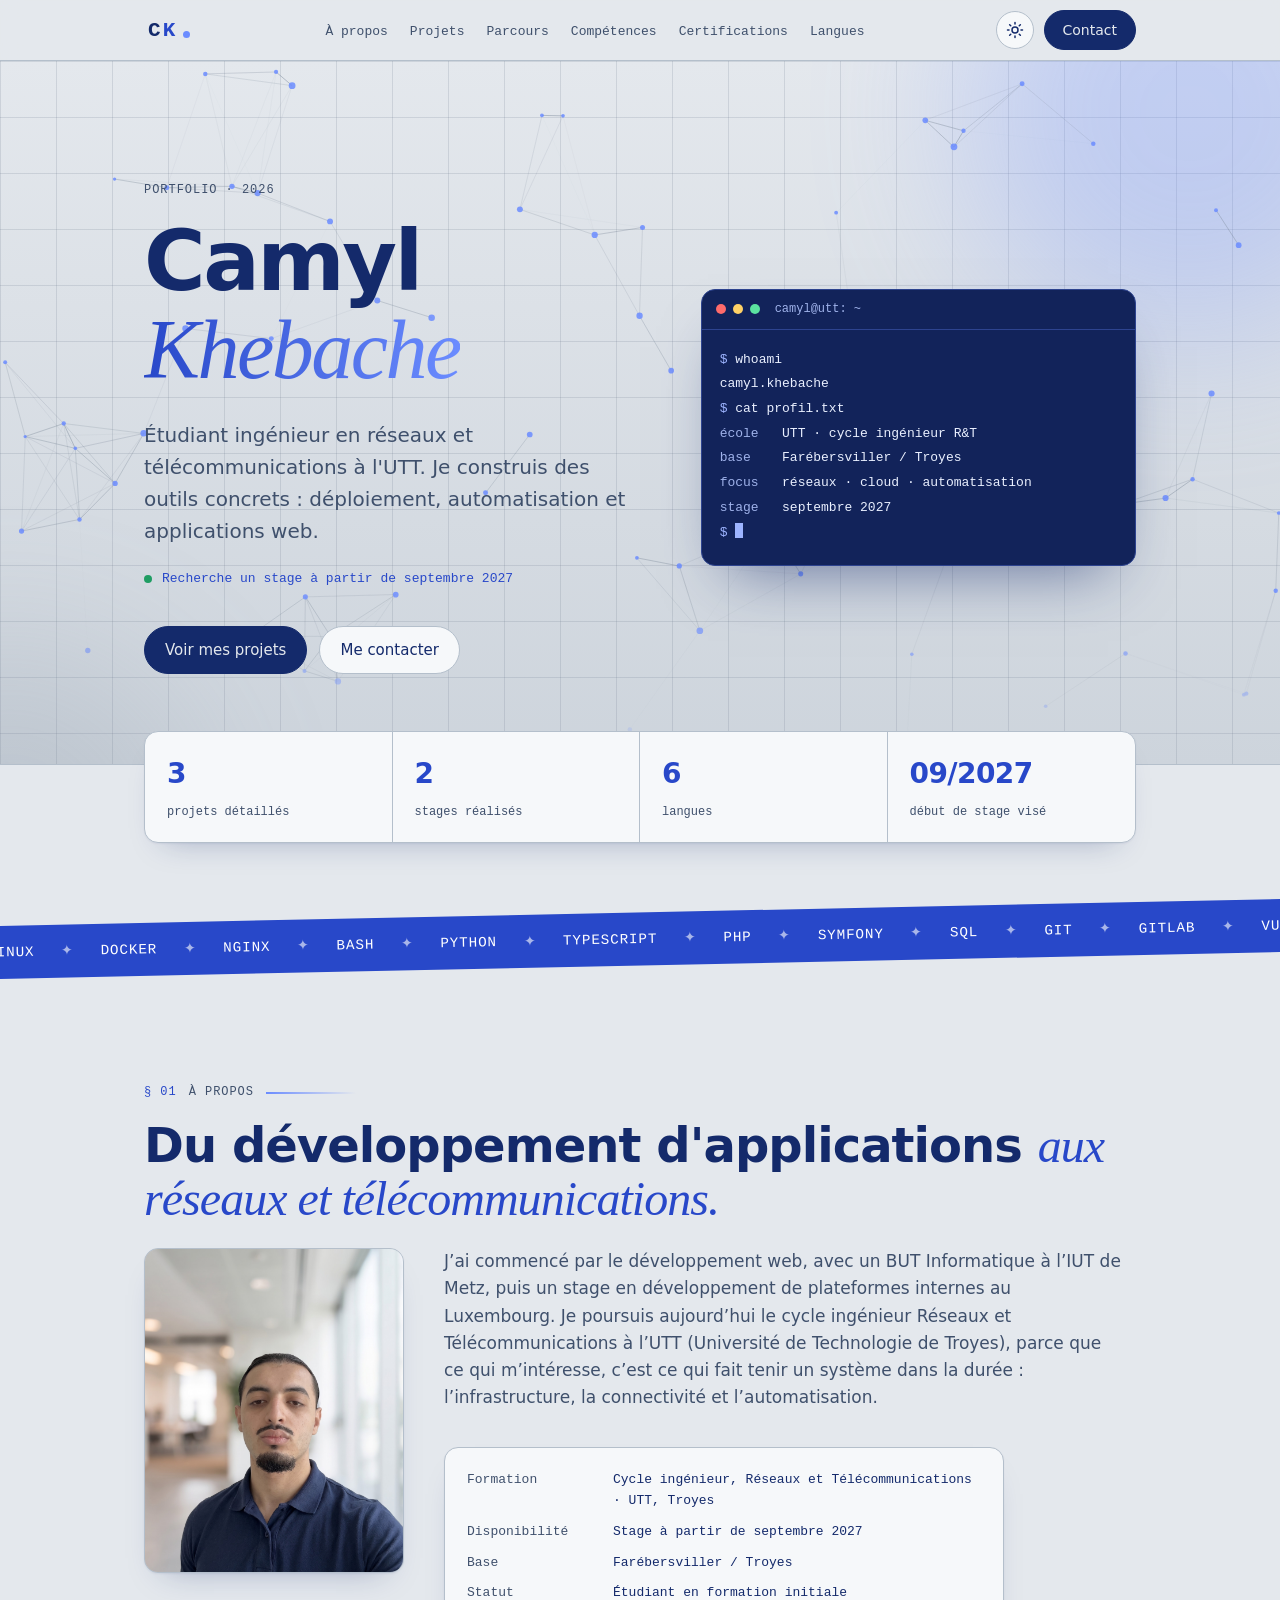
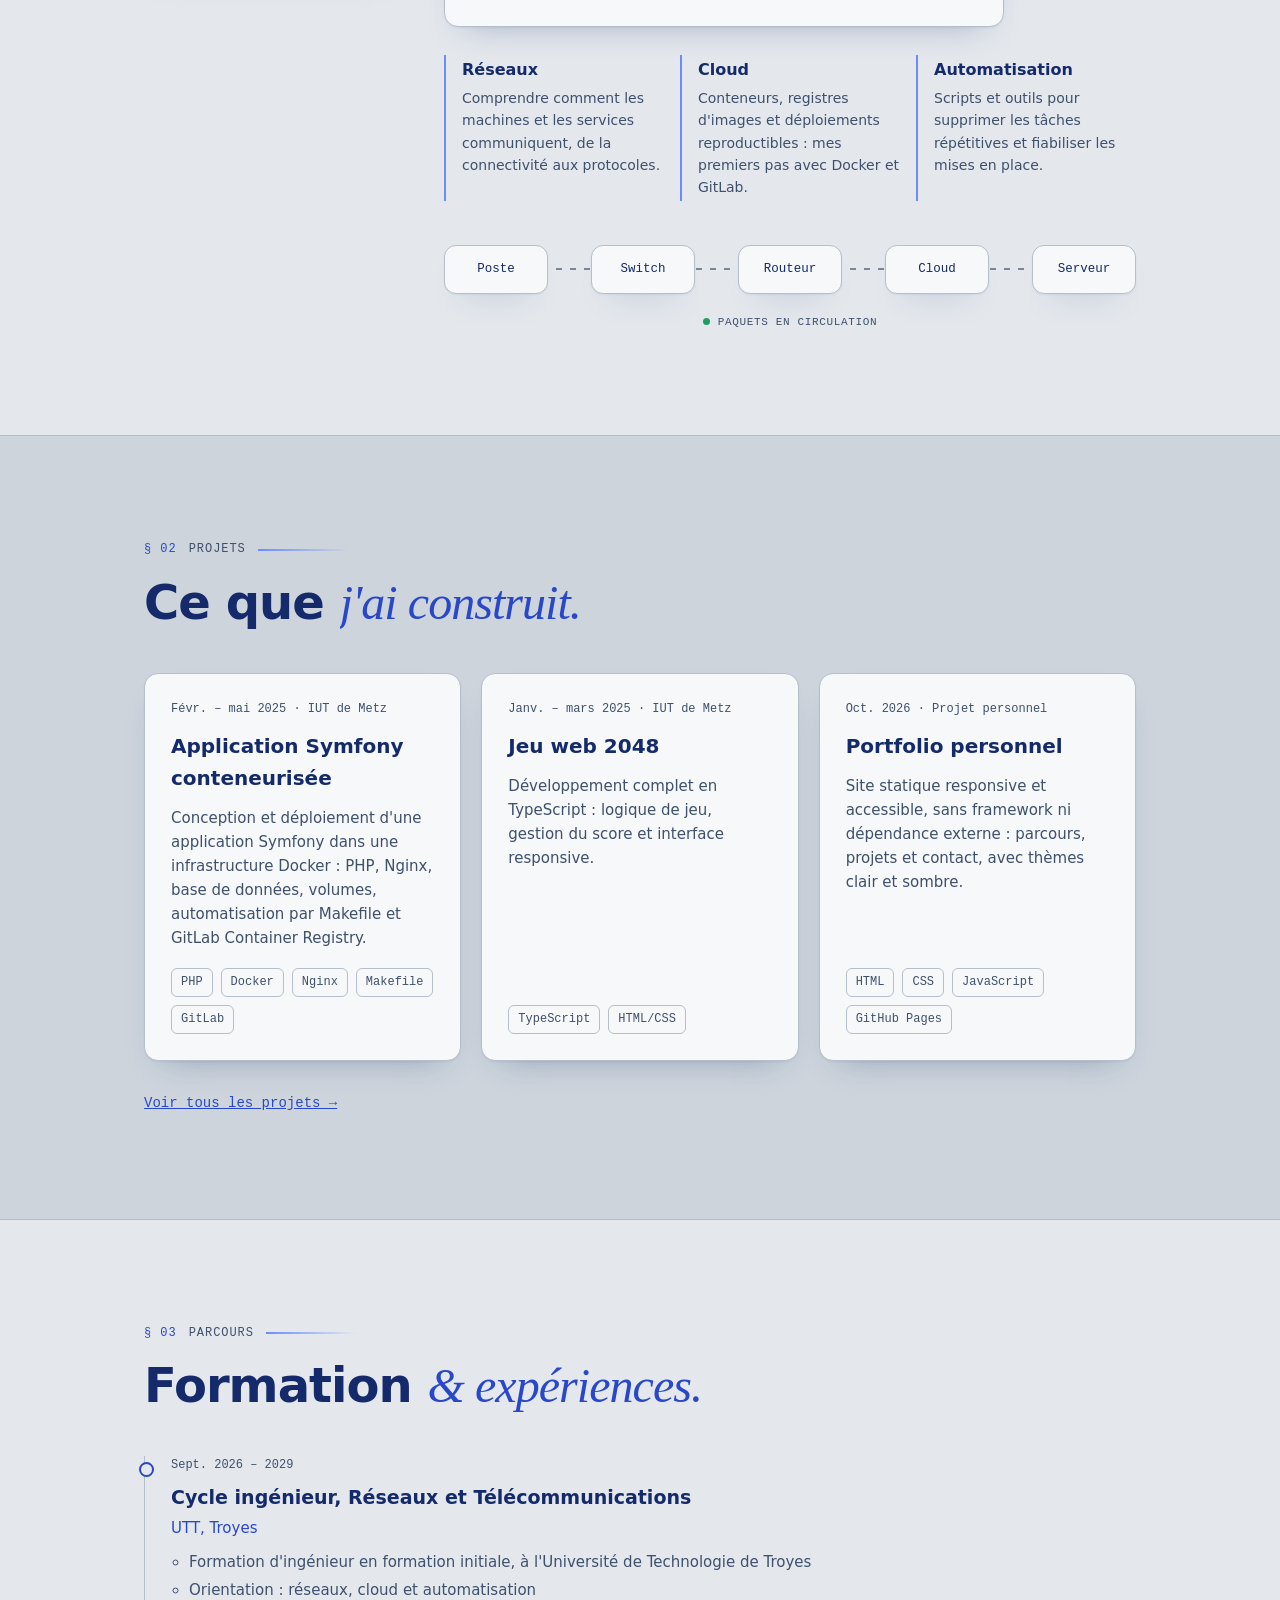
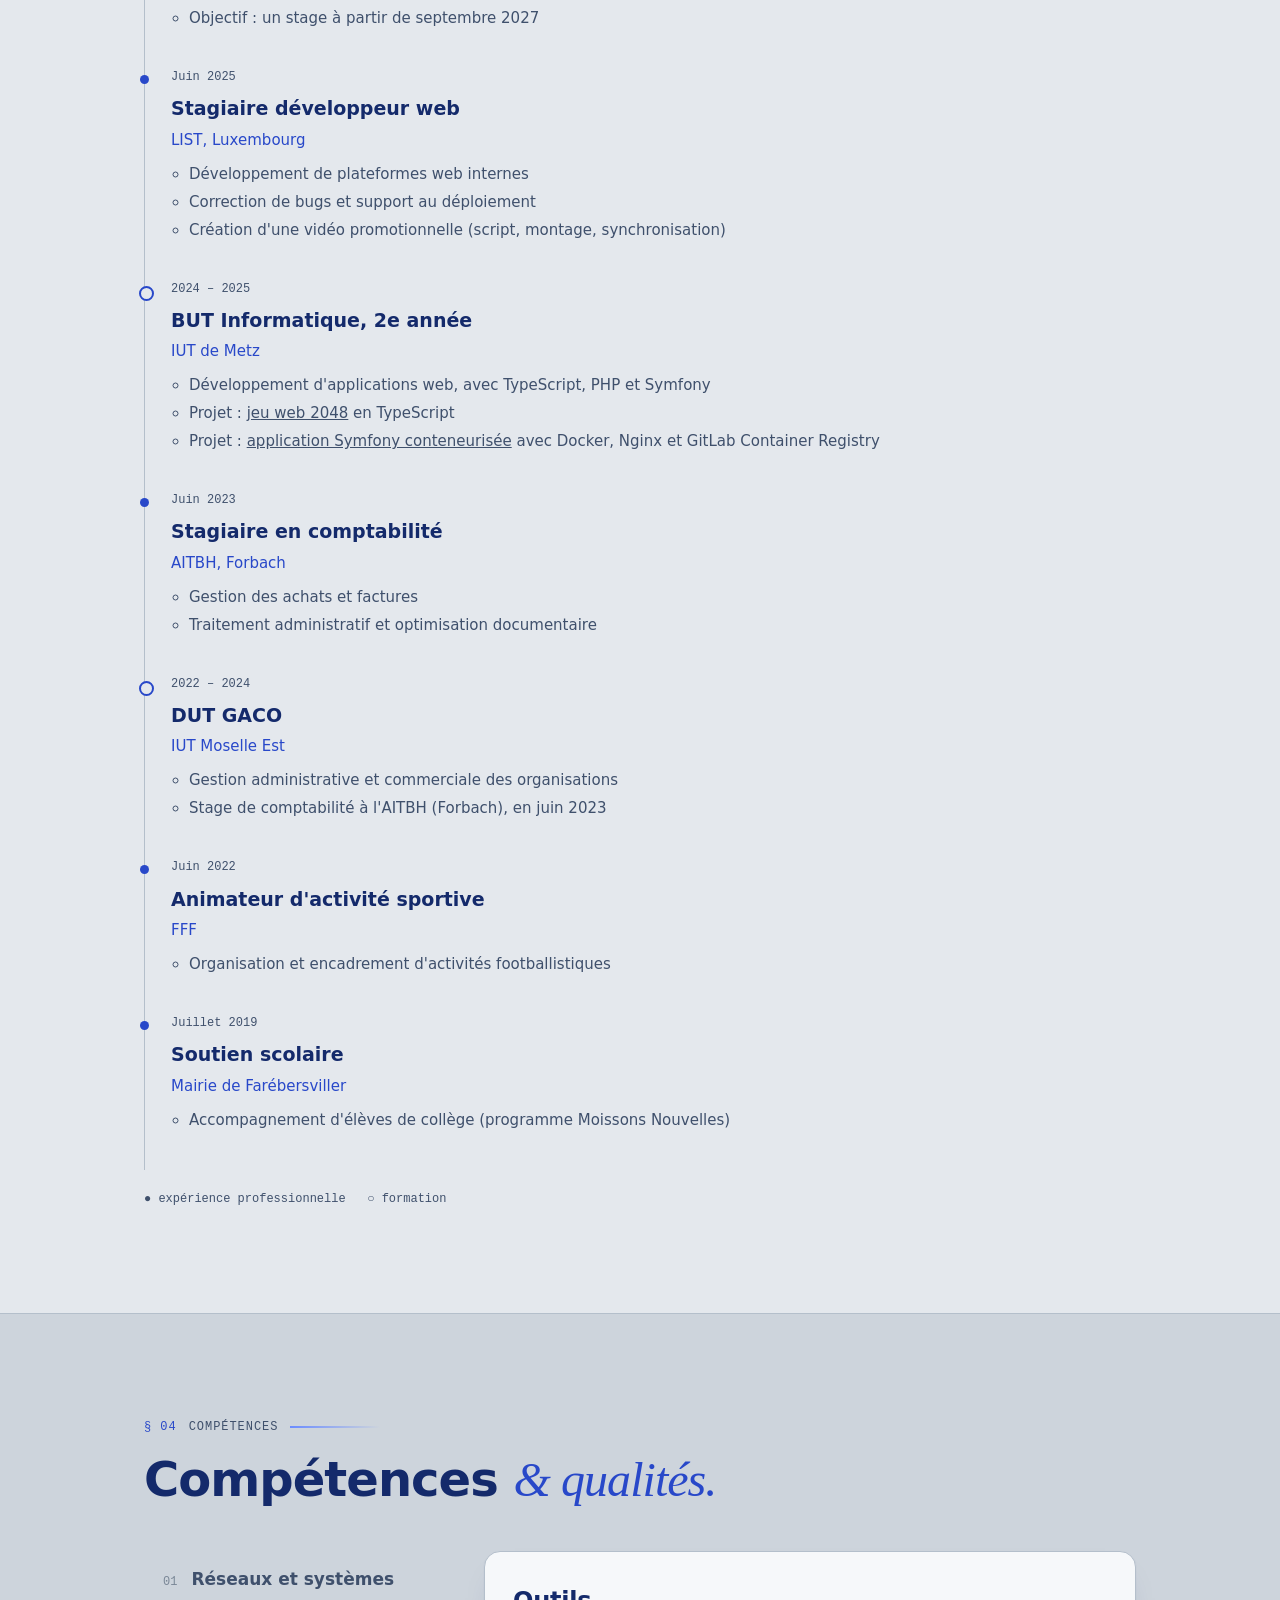
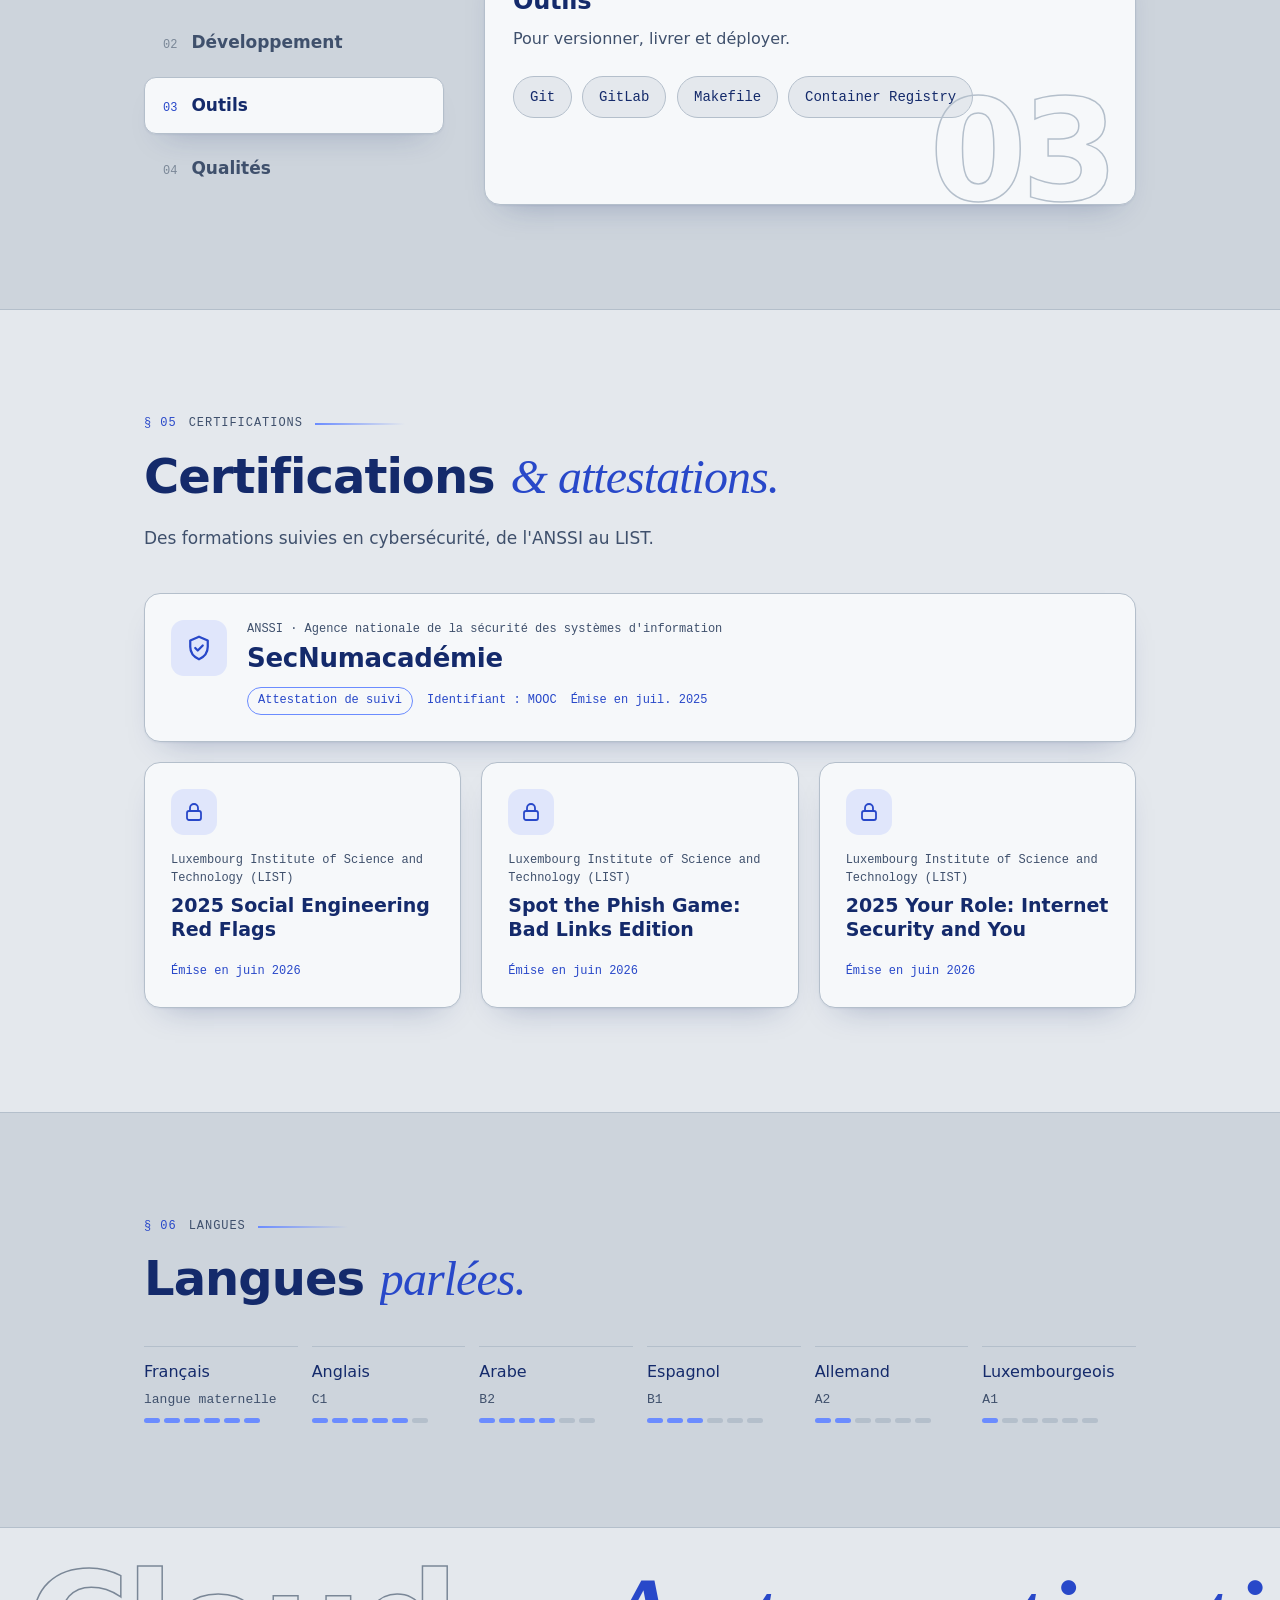
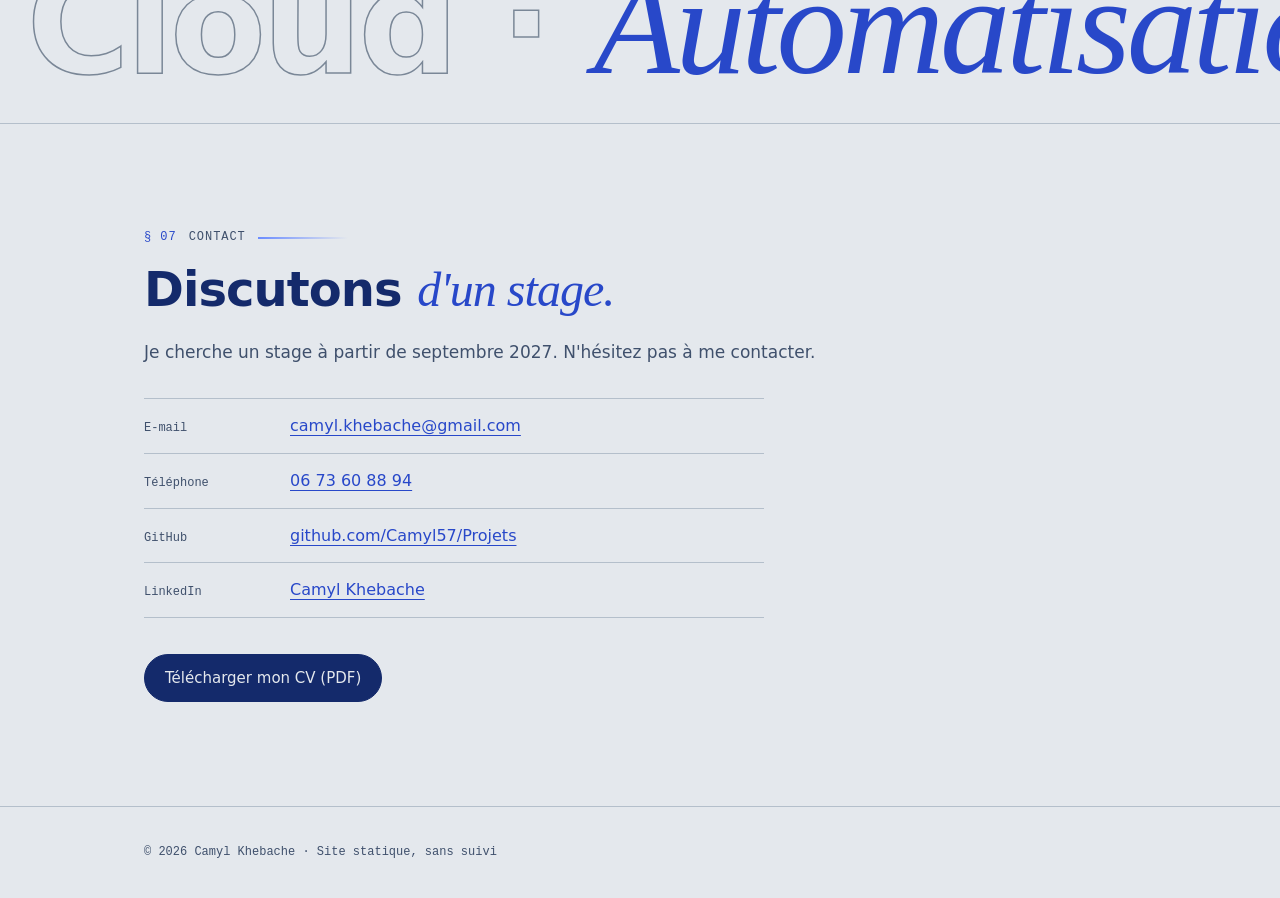
<file: index.html>
<!doctype html>
<html lang="fr">
<head>
<meta charset="utf-8">
<meta name="viewport" content="width=device-width, initial-scale=1">
<title>Camyl Khebache · Étudiant ingénieur Réseaux et Télécoms, stage 2027</title>
<meta name="description" content="Camyl Khebache, étudiant en cycle ingénieur Réseaux et Télécommunications à l'UTT (Troyes), ancien BUT Informatique. Projets, parcours et contact. Recherche un stage à partir de septembre 2027.">
<meta name="theme-color" content="#e4e8ed">
<meta name="color-scheme" content="light dark">
<link rel="icon" href="assets/img/favicon.svg" type="image/svg+xml">
<meta property="og:title" content="Camyl Khebache · Étudiant ingénieur Réseaux et Télécoms">
<meta property="og:description" content="Projets, parcours et contact. Recherche un stage à partir de septembre 2027.">
<meta property="og:type" content="website">
<script>try{var t=localStorage.getItem('theme');if(t)document.documentElement.dataset.theme=t}catch(e){}</script>
<link rel="stylesheet" href="assets/css/style.css">
<link rel="stylesheet" href="assets/css/animations.css">
<script src="assets/js/main.js" defer></script>
</head>
<body id="top">
<a class="skip" href="#contenu">Aller au contenu</a>
<div class="progress" aria-hidden="true"></div>

<header class="site-nav">
  <div class="wrap">
    <a class="brand" href="#top" aria-label="Camyl Khebache, accueil"><span class="logo" aria-hidden="true"><b class="c">C</b><b class="k">K</b><i></i></span></a>
    <nav aria-label="Navigation principale">
      <ul class="menu" id="menu">
        <li><a href="#apropos">À propos</a></li>
        <li><a href="#projets">Projets</a></li>
        <li><a href="#parcours">Parcours</a></li>
        <li><a href="#competences">Compétences</a></li>
        <li><a href="#certifications">Certifications</a></li>
        <li><a href="#langues">Langues</a></li>
      </ul>
    </nav>
    <div class="nav-tools">
      <button class="theme-toggle" type="button" aria-label="Basculer entre thème clair et sombre" aria-pressed="false"><svg class="sun" viewBox="0 0 24 24" fill="none" stroke="currentColor" stroke-width="2" stroke-linecap="round" aria-hidden="true"><circle cx="12" cy="12" r="4"/><path d="M12 2v2M12 20v2M4.9 4.9l1.4 1.4M17.7 17.7l1.4 1.4M2 12h2M20 12h2M4.9 19.1l1.4-1.4M17.7 6.3l1.4-1.4"/></svg><svg class="moon" viewBox="0 0 24 24" fill="none" stroke="currentColor" stroke-width="2" stroke-linecap="round" stroke-linejoin="round" aria-hidden="true"><path d="M21 12.8A9 9 0 1 1 11.2 3a7 7 0 0 0 9.8 9.8z"/></svg></button>
      <a class="btn primary nav-contact" href="#contact">Contact</a>
      <button class="menu-toggle" type="button" aria-expanded="false" aria-controls="menu">Menu</button>
    </div>
  </div>
</header>

<main id="contenu">
<div class="hero">
  <canvas class="net" aria-hidden="true"></canvas>
  <div class="wrap hero-grid">
    <div class="hero-text">
      <p class="kicker">Portfolio · 2026</p>
      <h1>Camyl <em>Khebache</em></h1>
      <p class="lead">Étudiant ingénieur en réseaux et télécommunications à l'UTT. Je construis des outils concrets : déploiement, automatisation et applications web.</p>
      <p class="status"><span class="dot" aria-hidden="true"></span>Recherche un stage à partir de septembre 2027</p>
      <div class="actions">
        <a class="btn primary" href="#projets">Voir mes projets</a>
        <a class="btn" href="#contact">Me contacter</a>
      </div>
    </div>
    <div class="term" aria-hidden="true">
      <div class="term-bar"><i></i><i></i><i></i><span>camyl@utt: ~</span></div>
      <pre class="term-body"><span class="l" style="--i:0"><b>$</b> whoami</span>
<span class="l" style="--i:1">camyl.khebache</span>
<span class="l" style="--i:2"><b>$</b> cat profil.txt</span>
<span class="l" style="--i:3"><u>école</u>   UTT · cycle ingénieur R&amp;T</span>
<span class="l" style="--i:4"><u>base</u>    Farébersviller / Troyes</span>
<span class="l" style="--i:5"><u>focus</u>   réseaux · cloud · automatisation</span>
<span class="l" style="--i:6"><u>stage</u>   septembre 2027</span>
<span class="l" style="--i:7"><b>$</b> <span class="cursor"></span></span></pre>
    </div>
  </div>
</div>

<div class="wrap">
  <ul class="stats" aria-label="En chiffres">
    <li><strong data-count="3">3</strong><span>projets détaillés</span></li>
    <li><strong data-count="2">2</strong><span>stages réalisés</span></li>
    <li><strong data-count="6">6</strong><span>langues</span></li>
    <li><strong>09/2027</strong><span>début de stage visé</span></li>
  </ul>
</div>

<div class="marquee-wrap"><div class="marquee" aria-hidden="true"><div class="marquee-track"><div class="mq"><span>Linux</span><span>Docker</span><span>Nginx</span><span>Bash</span><span>Python</span><span>TypeScript</span><span>PHP</span><span>Symfony</span><span>SQL</span><span>Git</span><span>GitLab</span><span>Vue.js</span><span>Java</span></div><div class="mq"><span>Linux</span><span>Docker</span><span>Nginx</span><span>Bash</span><span>Python</span><span>TypeScript</span><span>PHP</span><span>Symfony</span><span>SQL</span><span>Git</span><span>GitLab</span><span>Vue.js</span><span>Java</span></div></div></div></div>

<section id="apropos" aria-labelledby="t-apropos">
  <div class="wrap">
    <div class="eyebrow">§ 01 <span>À propos</span></div>
    <h2 id="t-apropos">Du développement d'applications <em>aux réseaux et télécommunications.</em></h2>
    <div class="about-grid">
      <!-- Pour ajouter une photo : déposez assets/img/photo.jpg (format portrait 4:5). Elle apparaît d'elle-même. -->
      <figure class="portrait" hidden>
        <img id="photo" src="assets/img/photo.jpg" width="260" height="325" alt="Portrait de Camyl Khebache, en polo bleu marine">
      </figure>
      <div>
        <p class="body">J’ai commencé par le développement web, avec un BUT Informatique à l’IUT de Metz, puis un stage en développement de plateformes internes au Luxembourg. Je poursuis aujourd’hui le cycle ingénieur Réseaux et Télécommunications à l’UTT (Université de Technologie de Troyes), parce que ce qui m’intéresse, c’est ce qui fait tenir un système dans la durée : l’infrastructure, la connectivité et l’automatisation.</p>
        <div class="card">
          <dl class="kv">
            <dt>Formation</dt><dd>Cycle ingénieur, Réseaux et Télécommunications · UTT, Troyes</dd>
            <dt>Disponibilité</dt><dd>Stage à partir de septembre 2027</dd>
            <dt>Base</dt><dd>Farébersviller / Troyes</dd>
            <dt>Statut</dt><dd>Étudiant en formation initiale</dd>
          </dl>
        </div>
        <div class="focus">
          <div><h3>Réseaux</h3><p>Comprendre comment les machines et les services communiquent, de la connectivité aux protocoles.</p></div>
          <div><h3>Cloud</h3><p>Conteneurs, registres d'images et déploiements reproductibles : mes premiers pas avec Docker et GitLab.</p></div>
          <div><h3>Automatisation</h3><p>Scripts et outils pour supprimer les tâches répétitives et fiabiliser les mises en place.</p></div>
        </div>
        <figure class="topo" aria-hidden="true">
          <div class="net-row">
            <div class="lane"><i class="pk"></i><i class="pk"></i><i class="pk"></i><i class="pk back"></i></div>
            <div class="hop"><span>Poste</span></div>
            <div class="hop"><span>Switch</span></div>
            <div class="hop"><span>Routeur</span></div>
            <div class="hop"><span>Cloud</span></div>
            <div class="hop"><span>Serveur</span></div>
          </div>
          <figcaption><span class="live"></span>Paquets en circulation</figcaption>
        </figure>
      </div>
    </div>
  </div>
</section>

<section id="projets" class="alt" aria-labelledby="t-projets">
  <div class="wrap">
    <div class="eyebrow">§ 02 <span>Projets</span></div>
    <h2 id="t-projets">Ce que <em>j'ai construit.</em></h2>
    <div class="grid">
      <article class="project">
        <div class="period">Févr. – mai 2025 · IUT de Metz</div>
        <h3><a href="projets/symfony-docker.html">Application Symfony conteneurisée</a></h3>
        <p>Conception et déploiement d'une application Symfony dans une infrastructure Docker : PHP, Nginx, base de données, volumes, automatisation par Makefile et GitLab Container Registry.</p>
        <ul class="tags" aria-label="Technologies"><li>PHP</li><li>Docker</li><li>Nginx</li><li>Makefile</li><li>GitLab</li></ul>
      </article>
      <article class="project">
        <div class="period">Janv. – mars 2025 · IUT de Metz</div>
        <h3><a href="projets/jeu-2048.html">Jeu web 2048</a></h3>
        <p>Développement complet en TypeScript : logique de jeu, gestion du score et interface responsive.</p>
        <ul class="tags" aria-label="Technologies"><li>TypeScript</li><li>HTML/CSS</li></ul>
      </article>
      <article class="project">
        <div class="period">Oct. 2026 · Projet personnel</div>
        <h3><a href="projets/portfolio.html">Portfolio personnel</a></h3>
        <p>Site statique responsive et accessible, sans framework ni dépendance externe : parcours, projets et contact, avec thèmes clair et sombre.</p>
        <ul class="tags" aria-label="Technologies"><li>HTML</li><li>CSS</li><li>JavaScript</li><li>GitHub Pages</li></ul>
      </article>
    </div>
    <p class="more"><a href="projets/index.html">Voir tous les projets →</a></p>
  </div>
</section>

<section id="parcours" aria-labelledby="t-parcours">
  <div class="wrap">
    <div class="eyebrow">§ 03 <span>Parcours</span></div>
    <h2 id="t-parcours">Formation <em>&amp; expériences.</em></h2>
    <ol class="timeline">
      <li class="item edu">
        <div class="when">Sept. 2026 – 2029</div>
        <h3>Cycle ingénieur, Réseaux et Télécommunications</h3>
        <div class="where">UTT, Troyes</div>
        <ul>
          <li>Formation d'ingénieur en formation initiale, à l'Université de Technologie de Troyes</li>
          <li>Orientation : réseaux, cloud et automatisation</li>
          <li>Objectif : un stage à partir de septembre 2027</li>
        </ul>
      </li>
      <li class="item">
        <div class="when">Juin 2025</div>
        <h3>Stagiaire développeur web</h3>
        <div class="where">LIST, Luxembourg</div>
        <ul>
          <li>Développement de plateformes web internes</li>
          <li>Correction de bugs et support au déploiement</li>
          <li>Création d'une vidéo promotionnelle (script, montage, synchronisation)</li>
        </ul>
      </li>
      <li class="item edu">
        <div class="when">2024 – 2025</div>
        <h3>BUT Informatique, 2e année</h3>
        <div class="where">IUT de Metz</div>
        <ul>
          <li>Développement d'applications web, avec TypeScript, PHP et Symfony</li>
          <li>Projet : <a href="projets/jeu-2048.html">jeu web 2048</a> en TypeScript</li>
          <li>Projet : <a href="projets/symfony-docker.html">application Symfony conteneurisée</a> avec Docker, Nginx et GitLab Container Registry</li>
        </ul>
      </li>
      <li class="item">
        <div class="when">Juin 2023</div>
        <h3>Stagiaire en comptabilité</h3>
        <div class="where">AITBH, Forbach</div>
        <ul>
          <li>Gestion des achats et factures</li>
          <li>Traitement administratif et optimisation documentaire</li>
        </ul>
      </li>
      <li class="item edu">
        <div class="when">2022 – 2024</div>
        <h3>DUT GACO</h3>
        <div class="where">IUT Moselle Est</div>
        <ul>
          <li>Gestion administrative et commerciale des organisations</li>
          <li>Stage de comptabilité à l'AITBH (Forbach), en juin 2023</li>
        </ul>
      </li>
      <li class="item">
        <div class="when">Juin 2022</div>
        <h3>Animateur d'activité sportive</h3>
        <div class="where">FFF</div>
        <ul>
          <li>Organisation et encadrement d'activités footballistiques</li>
        </ul>
      </li>
      <li class="item">
        <div class="when">Juillet 2019</div>
        <h3>Soutien scolaire</h3>
        <div class="where">Mairie de Farébersviller</div>
        <ul>
          <li>Accompagnement d'élèves de collège (programme Moissons Nouvelles)</li>
        </ul>
      </li>
    </ol>
    <p class="legend">● expérience professionnelle &nbsp; ○ formation</p>
  </div>
</section>

<section id="competences" class="alt" aria-labelledby="t-competences">
  <div class="wrap">
    <div class="eyebrow">§ 04 <span>Compétences</span></div>
    <h2 id="t-competences">Compétences <em>&amp; qualités.</em></h2>
    <div class="skills-ui">
      <div class="skill-tabs" role="tablist" aria-label="Domaines de compétences" aria-orientation="vertical">
        <button class="skill-tab" role="tab" type="button" id="tab-1" aria-controls="panel-1" aria-selected="true" tabindex="0"><span class="n">01</span><span class="t">Réseaux et systèmes</span><i class="bar"></i></button>
        <button class="skill-tab" role="tab" type="button" id="tab-2" aria-controls="panel-2" aria-selected="false" tabindex="-1"><span class="n">02</span><span class="t">Développement</span><i class="bar"></i></button>
        <button class="skill-tab" role="tab" type="button" id="tab-3" aria-controls="panel-3" aria-selected="false" tabindex="-1"><span class="n">03</span><span class="t">Outils</span><i class="bar"></i></button>
        <button class="skill-tab" role="tab" type="button" id="tab-4" aria-controls="panel-4" aria-selected="false" tabindex="-1"><span class="n">04</span><span class="t">Qualités</span><i class="bar"></i></button>
      </div>
      <div class="skill-panels">
        <div class="skill-panel" role="tabpanel" id="panel-1" aria-labelledby="tab-1">
          <h3>Réseaux et systèmes</h3>
          <p>Le domaine vers lequel je m'oriente.</p>
          <ul class="chips"><li>Linux</li><li>WSL</li><li>Bash</li><li>Docker</li><li>Nginx</li></ul>
        </div>
        <div class="skill-panel" role="tabpanel" id="panel-2" aria-labelledby="tab-2">
          <h3>Développement</h3>
          <p>Mon point de départ, utilisé pour automatiser.</p>
          <ul class="chips"><li>Python</li><li>TypeScript</li><li>JavaScript</li><li>Java</li><li>PHP</li><li>SQL</li><li>HTML/CSS</li><li>Symfony</li><li>Vue.js</li></ul>
        </div>
        <div class="skill-panel" role="tabpanel" id="panel-3" aria-labelledby="tab-3">
          <h3>Outils</h3>
          <p>Pour versionner, livrer et déployer.</p>
          <ul class="chips"><li>Git</li><li>GitLab</li><li>Makefile</li><li>Container Registry</li></ul>
        </div>
        <div class="skill-panel" role="tabpanel" id="panel-4" aria-labelledby="tab-4">
          <h3>Qualités</h3>
          <p>Ce que j'apporte au sein d'une équipe.</p>
          <ul class="chips"><li>Adaptabilité</li><li>Communication</li><li>Autonomie</li><li>Esprit d'équipe</li><li>Résolution de problèmes</li></ul>
        </div>
      </div>
    </div>
  </div>
</section>

<section id="certifications" aria-labelledby="t-certifications">
  <div class="wrap">
    <div class="eyebrow">§ 05 <span>Certifications</span></div>
    <h2 id="t-certifications">Certifications <em>&amp; attestations.</em></h2>
    <p class="body">Des formations suivies en cybersécurité, de l'ANSSI au LIST.</p>
    <div class="cert-grid">
      <article class="cert feat">
        <div class="cert-main">
          <span class="cert-ico"><svg viewBox="0 0 24 24" fill="none" stroke="currentColor" stroke-width="1.8" stroke-linecap="round" stroke-linejoin="round" aria-hidden="true"><path d="M12 3l7 3v5c0 4.5-3 8.2-7 10-4-1.8-7-5.5-7-10V6z"/><path d="M9 12l2 2 4-4"/></svg></span>
          <div>
            <p class="cert-org">ANSSI · Agence nationale de la sécurité des systèmes d'information</p>
            <h3>SecNumacadémie</h3>
            <p class="cert-meta"><span class="tag">Attestation de suivi</span> <span>Identifiant : MOOC</span> <time datetime="2025-07">Émise en juil. 2025</time></p>
          </div>
        </div>
      </article>
      <article class="cert">
        <span class="cert-ico"><svg viewBox="0 0 24 24" fill="none" stroke="currentColor" stroke-width="1.8" stroke-linecap="round" stroke-linejoin="round" aria-hidden="true"><rect x="5" y="11" width="14" height="9" rx="2"/><path d="M8 11V8a4 4 0 0 1 8 0v3"/></svg></span>
        <p class="cert-org">Luxembourg Institute of Science and Technology (LIST)</p>
        <h3>2025 Social Engineering Red Flags</h3>
        <p class="cert-meta"><time datetime="2026-06">Émise en juin 2026</time></p>
      </article>
      <article class="cert">
        <span class="cert-ico"><svg viewBox="0 0 24 24" fill="none" stroke="currentColor" stroke-width="1.8" stroke-linecap="round" stroke-linejoin="round" aria-hidden="true"><rect x="5" y="11" width="14" height="9" rx="2"/><path d="M8 11V8a4 4 0 0 1 8 0v3"/></svg></span>
        <p class="cert-org">Luxembourg Institute of Science and Technology (LIST)</p>
        <h3>Spot the Phish Game: Bad Links Edition</h3>
        <p class="cert-meta"><time datetime="2026-06">Émise en juin 2026</time></p>
      </article>
      <article class="cert">
        <span class="cert-ico"><svg viewBox="0 0 24 24" fill="none" stroke="currentColor" stroke-width="1.8" stroke-linecap="round" stroke-linejoin="round" aria-hidden="true"><rect x="5" y="11" width="14" height="9" rx="2"/><path d="M8 11V8a4 4 0 0 1 8 0v3"/></svg></span>
        <p class="cert-org">Luxembourg Institute of Science and Technology (LIST)</p>
        <h3>2025 Your Role: Internet Security and You</h3>
        <p class="cert-meta"><time datetime="2026-06">Émise en juin 2026</time></p>
      </article>
    </div>
  </div>
</section>

<section id="langues" class="alt" aria-labelledby="t-langues">
  <div class="wrap">
    <div class="eyebrow">§ 06 <span>Langues</span></div>
    <h2 id="t-langues">Langues <em>parlées.</em></h2>
    <ul class="langs">
      <li><strong>Français</strong><small>langue maternelle</small><span class="dots" aria-hidden="true"><i class="on"></i><i class="on"></i><i class="on"></i><i class="on"></i><i class="on"></i><i class="on"></i></span></li>
      <li><strong>Anglais</strong><small>C1</small><span class="dots" aria-hidden="true"><i class="on"></i><i class="on"></i><i class="on"></i><i class="on"></i><i class="on"></i><i></i></span></li>
      <li><strong>Arabe</strong><small>B2</small><span class="dots" aria-hidden="true"><i class="on"></i><i class="on"></i><i class="on"></i><i class="on"></i><i></i><i></i></span></li>
      <li><strong>Espagnol</strong><small>B1</small><span class="dots" aria-hidden="true"><i class="on"></i><i class="on"></i><i class="on"></i><i></i><i></i><i></i></span></li>
      <li><strong>Allemand</strong><small>A2</small><span class="dots" aria-hidden="true"><i class="on"></i><i class="on"></i><i></i><i></i><i></i><i></i></span></li>
      <li><strong>Luxembourgeois</strong><small>A1</small><span class="dots" aria-hidden="true"><i class="on"></i><i></i><i></i><i></i><i></i><i></i></span></li>
    </ul>
  </div>
</section>

<div class="bigtext" aria-hidden="true"><p>Réseaux · Cloud · <em>Automatisation</em> · Réseaux · Cloud · <em>Automatisation</em></p></div>

<section id="contact" aria-labelledby="t-contact">
  <div class="wrap">
    <div class="eyebrow">§ 07 <span>Contact</span></div>
    <h2 id="t-contact">Discutons <em>d'un stage.</em></h2>
    <p class="body">Je cherche un stage à partir de septembre 2027. N'hésitez pas à me contacter.</p>
    <ul class="contact-list">
      <li><span class="label">E-mail</span><a href="mailto:camyl.khebache@gmail.com">camyl.khebache@gmail.com</a></li>
      <li><span class="label">Téléphone</span><a href="tel:+33673608894">06 73 60 88 94</a></li>
      <li><span class="label">GitHub</span><a href="https://github.com/Camyl57/Projets" target="_blank" rel="noopener">github.com/Camyl57/Projets</a></li>
      <li><span class="label">LinkedIn</span><a href="https://www.linkedin.com/in/camyl-khebache-8961a1247/" target="_blank" rel="noopener">Camyl Khebache</a></li>
    </ul>
    <div class="actions">
      <a class="btn primary" href="assets/cv/CV-Camyl-Khebache.pdf" download>Télécharger mon CV (PDF)</a>
    </div>
  </div>
</section>
</main>

<footer>
  <div class="wrap">© 2026 Camyl Khebache · Site statique, sans suivi</div>
</footer>
</body>
</html>
</file>
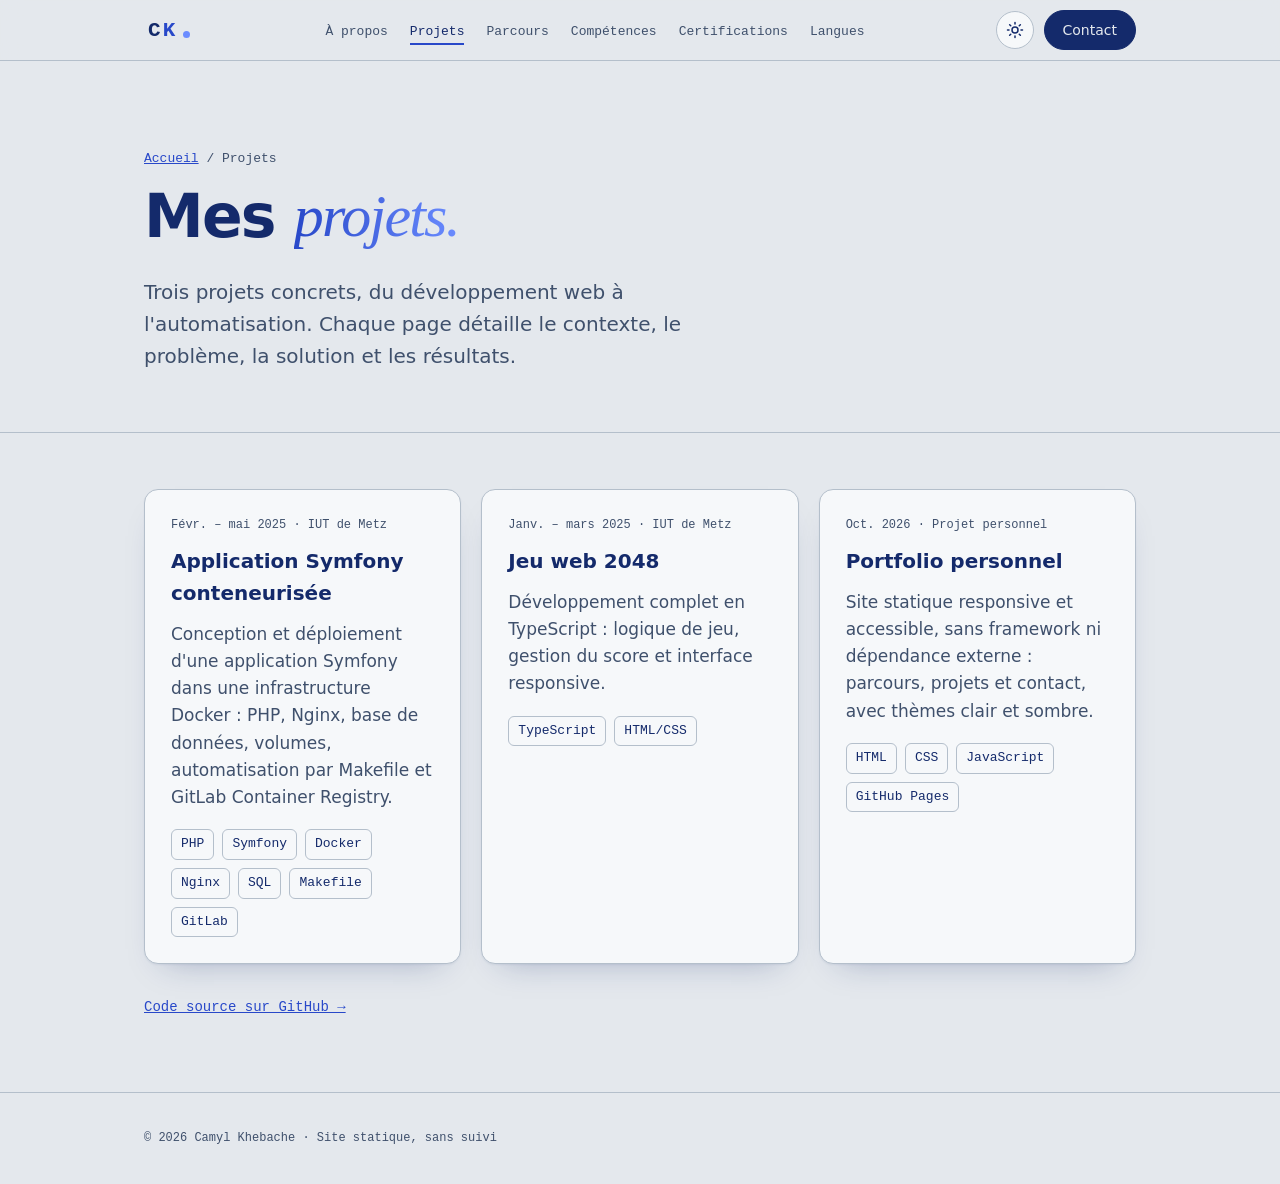
<file: projets/index.html>
<!doctype html>
<html lang="fr">
<head>
<meta charset="utf-8">
<meta name="viewport" content="width=device-width, initial-scale=1">
<title>Projets · Camyl Khebache</title>
<meta name="description" content="Projets de Camyl Khebache : application Symfony conteneurisée avec Docker, jeu web 2048 en TypeScript, portfolio personnel.">
<meta name="theme-color" content="#e4e8ed">
<meta name="color-scheme" content="light dark">
<script>try{var t=localStorage.getItem('theme');if(t)document.documentElement.dataset.theme=t}catch(e){}</script>
<link rel="icon" href="../assets/img/favicon.svg" type="image/svg+xml">
<link rel="stylesheet" href="../assets/css/style.css">
<link rel="stylesheet" href="../assets/css/animations.css">
<script src="../assets/js/main.js" defer></script>
</head>
<body>
<a class="skip" href="#contenu">Aller au contenu</a>
<header class="site-nav">
  <div class="wrap">
    <a class="brand" href="../index.html" aria-label="Camyl Khebache, accueil"><span class="logo" aria-hidden="true"><b class="c">C</b><b class="k">K</b><i></i></span></a>
    <nav aria-label="Navigation principale">
      <ul class="menu" id="menu">
        <li><a href="../index.html#apropos">À propos</a></li>
        <li><a href="index.html" aria-current="page">Projets</a></li>
        <li><a href="../index.html#parcours">Parcours</a></li>
        <li><a href="../index.html#competences">Compétences</a></li>
        <li><a href="../index.html#certifications">Certifications</a></li>
        <li><a href="../index.html#langues">Langues</a></li>
      </ul>
    </nav>
    <div class="nav-tools">
      <button class="theme-toggle" type="button" aria-label="Basculer entre thème clair et sombre" aria-pressed="false"><svg class="sun" viewBox="0 0 24 24" fill="none" stroke="currentColor" stroke-width="2" stroke-linecap="round" aria-hidden="true"><circle cx="12" cy="12" r="4"/><path d="M12 2v2M12 20v2M4.9 4.9l1.4 1.4M17.7 17.7l1.4 1.4M2 12h2M20 12h2M4.9 19.1l1.4-1.4M17.7 6.3l1.4-1.4"/></svg><svg class="moon" viewBox="0 0 24 24" fill="none" stroke="currentColor" stroke-width="2" stroke-linecap="round" stroke-linejoin="round" aria-hidden="true"><path d="M21 12.8A9 9 0 1 1 11.2 3a7 7 0 0 0 9.8 9.8z"/></svg></button>
      <a class="btn primary nav-contact" href="../index.html#contact">Contact</a>
      <button class="menu-toggle" type="button" aria-expanded="false" aria-controls="menu">Menu</button>
    </div>
  </div>
</header>
<main id="contenu">
<div class="page-head">
  <div class="wrap">
    <p class="crumbs"><a href="../index.html">Accueil</a> / Projets</p>
    <h1>Mes <em>projets.</em></h1>
    <p class="lead">Trois projets concrets, du développement web à l'automatisation. Chaque page détaille le contexte, le problème, la solution et les résultats.</p>
  </div>
</div>
<div class="detail">
  <div class="wrap">
    <div class="grid" style="margin-top:0">
      <article class="project">
        <div class="period">Févr. – mai 2025 · IUT de Metz</div>
        <h3><a href="symfony-docker.html">Application Symfony conteneurisée</a></h3>
        <p>Conception et déploiement d&#x27;une application Symfony dans une infrastructure Docker : PHP, Nginx, base de données, volumes, automatisation par Makefile et GitLab Container Registry.</p>
        <ul class="tags" aria-label="Technologies"><li>PHP</li><li>Symfony</li><li>Docker</li><li>Nginx</li><li>SQL</li><li>Makefile</li><li>GitLab</li></ul>
      </article>
      <article class="project">
        <div class="period">Janv. – mars 2025 · IUT de Metz</div>
        <h3><a href="jeu-2048.html">Jeu web 2048</a></h3>
        <p>Développement complet en TypeScript : logique de jeu, gestion du score et interface responsive.</p>
        <ul class="tags" aria-label="Technologies"><li>TypeScript</li><li>HTML/CSS</li></ul>
      </article>
      <article class="project">
        <div class="period">Oct. 2026 · Projet personnel</div>
        <h3><a href="portfolio.html">Portfolio personnel</a></h3>
        <p>Site statique responsive et accessible, sans framework ni dépendance externe : parcours, projets et contact, avec thèmes clair et sombre.</p>
        <ul class="tags" aria-label="Technologies"><li>HTML</li><li>CSS</li><li>JavaScript</li><li>GitHub Pages</li></ul>
      </article>
    </div>
    <p class="more"><a href="https://github.com/Camyl57/Projets" target="_blank" rel="noopener">Code source sur GitHub →</a></p>
  </div>
</div>
</main>
<footer>
  <div class="wrap">© 2026 Camyl Khebache · Site statique, sans suivi</div>
</footer>
</body>
</html>
</file>
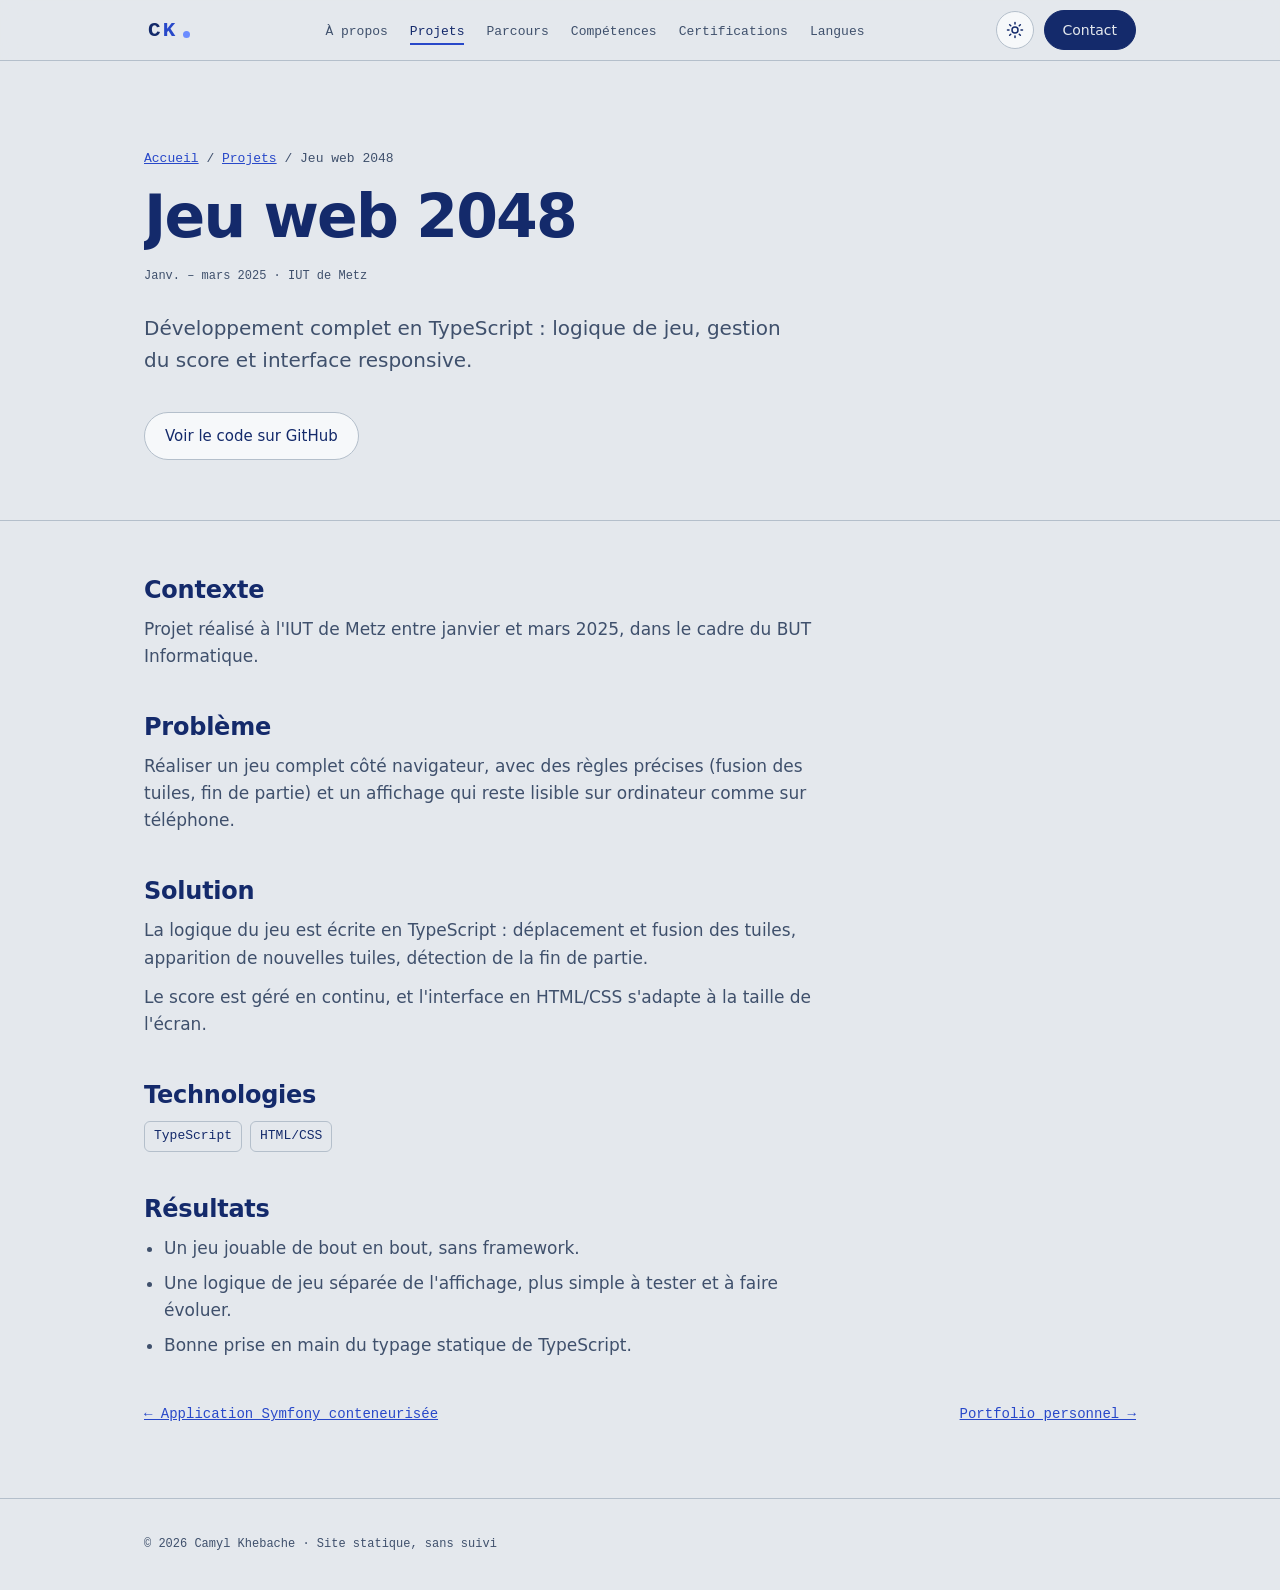
<file: projets/jeu-2048.html>
<!doctype html>
<html lang="fr">
<head>
<meta charset="utf-8">
<meta name="viewport" content="width=device-width, initial-scale=1">
<title>Jeu web 2048 · Camyl Khebache</title>
<meta name="description" content="Développement complet en TypeScript : logique de jeu, gestion du score et interface responsive.">
<meta name="theme-color" content="#e4e8ed">
<meta name="color-scheme" content="light dark">
<script>try{var t=localStorage.getItem('theme');if(t)document.documentElement.dataset.theme=t}catch(e){}</script>
<link rel="icon" href="../assets/img/favicon.svg" type="image/svg+xml">
<link rel="stylesheet" href="../assets/css/style.css">
<link rel="stylesheet" href="../assets/css/animations.css">
<script src="../assets/js/main.js" defer></script>
</head>
<body>
<a class="skip" href="#contenu">Aller au contenu</a>
<header class="site-nav">
  <div class="wrap">
    <a class="brand" href="../index.html" aria-label="Camyl Khebache, accueil"><span class="logo" aria-hidden="true"><b class="c">C</b><b class="k">K</b><i></i></span></a>
    <nav aria-label="Navigation principale">
      <ul class="menu" id="menu">
        <li><a href="../index.html#apropos">À propos</a></li>
        <li><a href="index.html" aria-current="page">Projets</a></li>
        <li><a href="../index.html#parcours">Parcours</a></li>
        <li><a href="../index.html#competences">Compétences</a></li>
        <li><a href="../index.html#certifications">Certifications</a></li>
        <li><a href="../index.html#langues">Langues</a></li>
      </ul>
    </nav>
    <div class="nav-tools">
      <button class="theme-toggle" type="button" aria-label="Basculer entre thème clair et sombre" aria-pressed="false"><svg class="sun" viewBox="0 0 24 24" fill="none" stroke="currentColor" stroke-width="2" stroke-linecap="round" aria-hidden="true"><circle cx="12" cy="12" r="4"/><path d="M12 2v2M12 20v2M4.9 4.9l1.4 1.4M17.7 17.7l1.4 1.4M2 12h2M20 12h2M4.9 19.1l1.4-1.4M17.7 6.3l1.4-1.4"/></svg><svg class="moon" viewBox="0 0 24 24" fill="none" stroke="currentColor" stroke-width="2" stroke-linecap="round" stroke-linejoin="round" aria-hidden="true"><path d="M21 12.8A9 9 0 1 1 11.2 3a7 7 0 0 0 9.8 9.8z"/></svg></button>
      <a class="btn primary nav-contact" href="../index.html#contact">Contact</a>
      <button class="menu-toggle" type="button" aria-expanded="false" aria-controls="menu">Menu</button>
    </div>
  </div>
</header>
<main id="contenu">
<div class="page-head">
  <div class="wrap">
    <p class="crumbs"><a href="../index.html">Accueil</a> / <a href="index.html">Projets</a> / Jeu web 2048</p>
    <h1>Jeu web 2048</h1>
    <p class="period">Janv. – mars 2025 · IUT de Metz</p>
    <p class="lead">Développement complet en TypeScript : logique de jeu, gestion du score et interface responsive.</p><div class="actions"><a class="btn" href="https://github.com/Camyl57/Projets/tree/main/Project-1" target="_blank" rel="noopener">Voir le code sur GitHub</a></div>
  </div>
</div>
<div class="detail">
  <div class="wrap">
    <section aria-labelledby="h-contexte"><h2 id="h-contexte">Contexte</h2><p>Projet réalisé à l&#x27;IUT de Metz entre janvier et mars 2025, dans le cadre du BUT Informatique.</p></section>
    <section aria-labelledby="h-probleme"><h2 id="h-probleme">Problème</h2><p>Réaliser un jeu complet côté navigateur, avec des règles précises (fusion des tuiles, fin de partie) et un affichage qui reste lisible sur ordinateur comme sur téléphone.</p></section>
    <section aria-labelledby="h-solution"><h2 id="h-solution">Solution</h2><p>La logique du jeu est écrite en TypeScript : déplacement et fusion des tuiles, apparition de nouvelles tuiles, détection de la fin de partie.</p><p>Le score est géré en continu, et l&#x27;interface en HTML/CSS s&#x27;adapte à la taille de l&#x27;écran.</p></section>
    <section aria-labelledby="h-tech"><h2 id="h-tech">Technologies</h2><ul class="tags"><li>TypeScript</li><li>HTML/CSS</li></ul></section>
    <section aria-labelledby="h-resultats"><h2 id="h-resultats">Résultats</h2><ul class="points"><li>Un jeu jouable de bout en bout, sans framework.</li><li>Une logique de jeu séparée de l&#x27;affichage, plus simple à tester et à faire évoluer.</li><li>Bonne prise en main du typage statique de TypeScript.</li></ul></section>
    <div class="pager"><a href="symfony-docker.html">← Application Symfony conteneurisée</a><a href="portfolio.html">Portfolio personnel →</a></div>
  </div>
</div>
</main>
<footer>
  <div class="wrap">© 2026 Camyl Khebache · Site statique, sans suivi</div>
</footer>
</body>
</html>
</file>
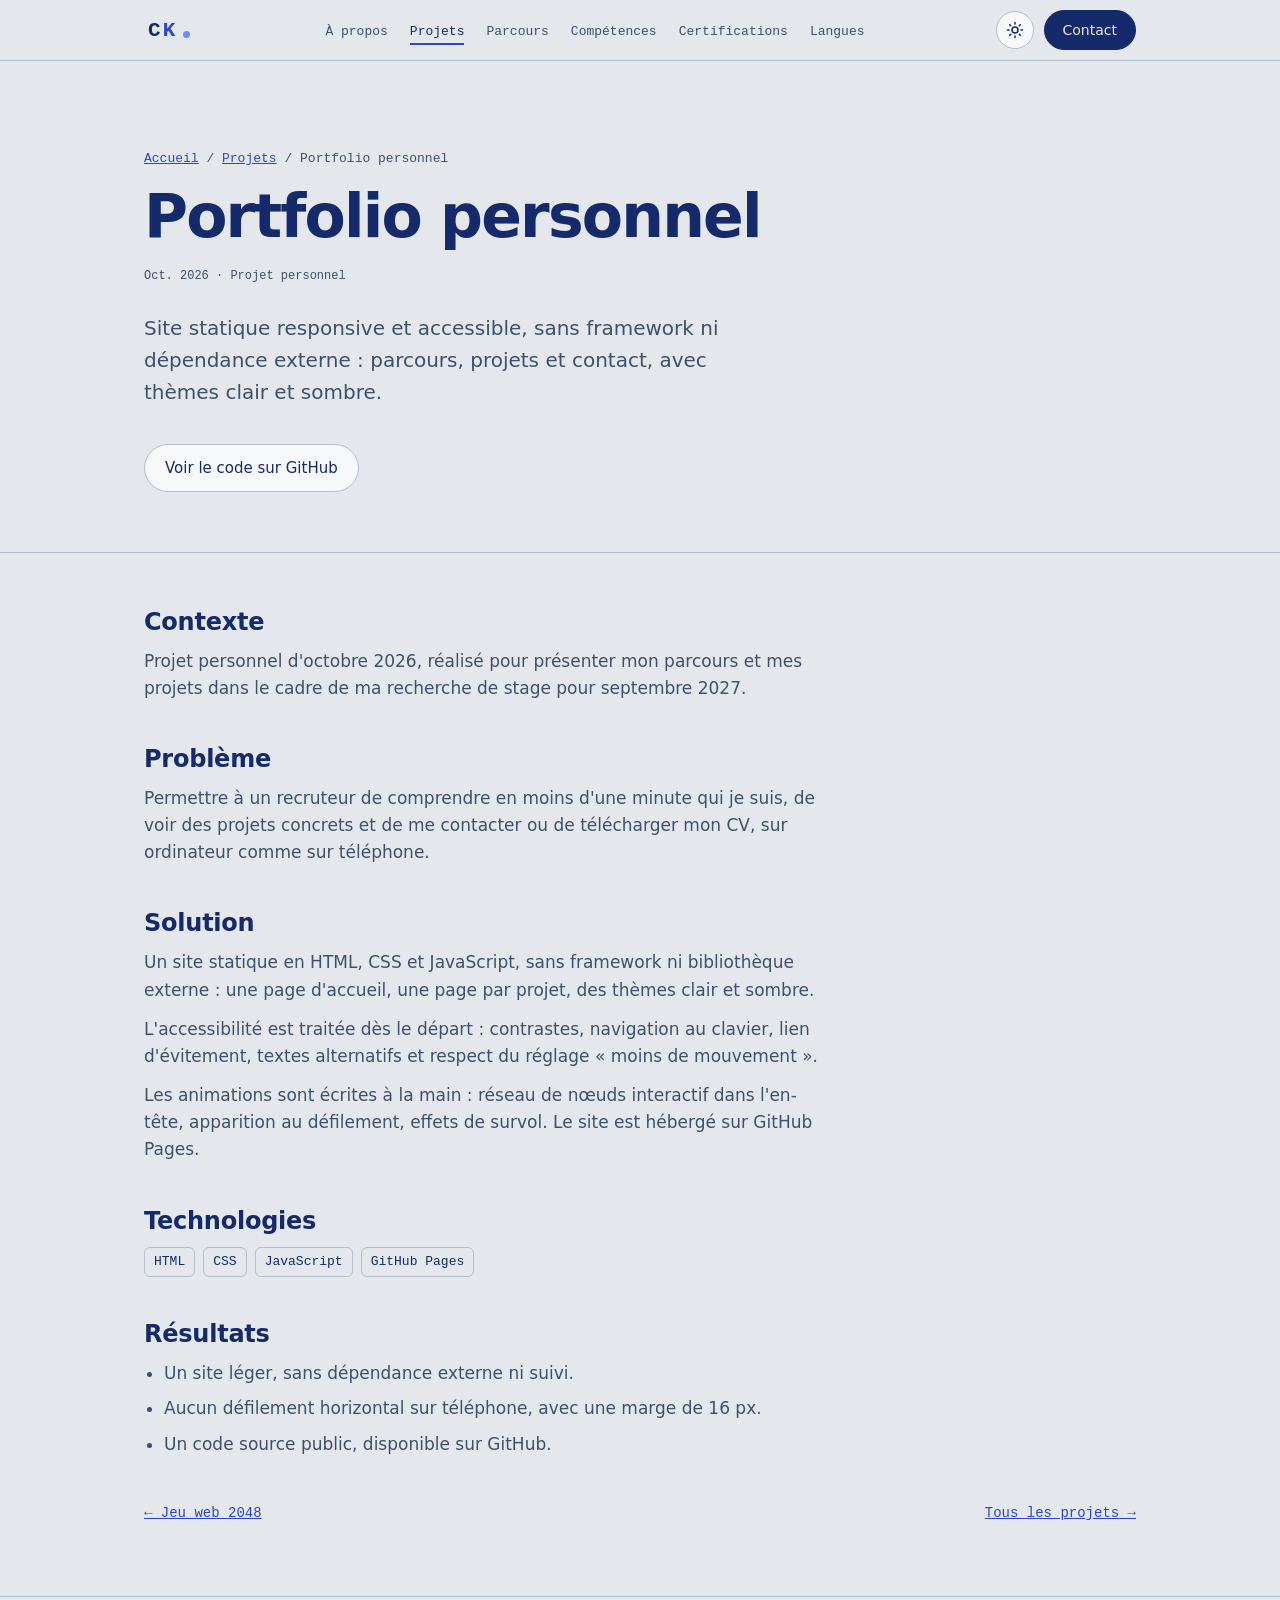
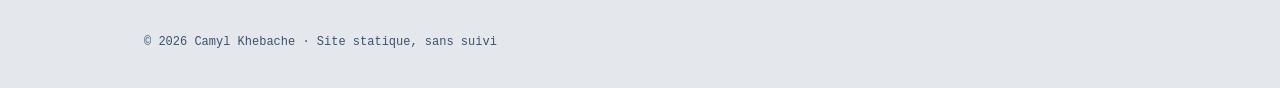
<file: projets/portfolio.html>
<!doctype html>
<html lang="fr">
<head>
<meta charset="utf-8">
<meta name="viewport" content="width=device-width, initial-scale=1">
<title>Portfolio personnel · Camyl Khebache</title>
<meta name="description" content="Site statique responsive et accessible, sans framework ni dépendance externe : parcours, projets et contact, avec thèmes clair et sombre.">
<meta name="theme-color" content="#e4e8ed">
<meta name="color-scheme" content="light dark">
<script>try{var t=localStorage.getItem('theme');if(t)document.documentElement.dataset.theme=t}catch(e){}</script>
<link rel="icon" href="../assets/img/favicon.svg" type="image/svg+xml">
<link rel="stylesheet" href="../assets/css/style.css">
<link rel="stylesheet" href="../assets/css/animations.css">
<script src="../assets/js/main.js" defer></script>
</head>
<body>
<a class="skip" href="#contenu">Aller au contenu</a>
<header class="site-nav">
  <div class="wrap">
    <a class="brand" href="../index.html" aria-label="Camyl Khebache, accueil"><span class="logo" aria-hidden="true"><b class="c">C</b><b class="k">K</b><i></i></span></a>
    <nav aria-label="Navigation principale">
      <ul class="menu" id="menu">
        <li><a href="../index.html#apropos">À propos</a></li>
        <li><a href="index.html" aria-current="page">Projets</a></li>
        <li><a href="../index.html#parcours">Parcours</a></li>
        <li><a href="../index.html#competences">Compétences</a></li>
        <li><a href="../index.html#certifications">Certifications</a></li>
        <li><a href="../index.html#langues">Langues</a></li>
      </ul>
    </nav>
    <div class="nav-tools">
      <button class="theme-toggle" type="button" aria-label="Basculer entre thème clair et sombre" aria-pressed="false"><svg class="sun" viewBox="0 0 24 24" fill="none" stroke="currentColor" stroke-width="2" stroke-linecap="round" aria-hidden="true"><circle cx="12" cy="12" r="4"/><path d="M12 2v2M12 20v2M4.9 4.9l1.4 1.4M17.7 17.7l1.4 1.4M2 12h2M20 12h2M4.9 19.1l1.4-1.4M17.7 6.3l1.4-1.4"/></svg><svg class="moon" viewBox="0 0 24 24" fill="none" stroke="currentColor" stroke-width="2" stroke-linecap="round" stroke-linejoin="round" aria-hidden="true"><path d="M21 12.8A9 9 0 1 1 11.2 3a7 7 0 0 0 9.8 9.8z"/></svg></button>
      <a class="btn primary nav-contact" href="../index.html#contact">Contact</a>
      <button class="menu-toggle" type="button" aria-expanded="false" aria-controls="menu">Menu</button>
    </div>
  </div>
</header>
<main id="contenu">
<div class="page-head">
  <div class="wrap">
    <p class="crumbs"><a href="../index.html">Accueil</a> / <a href="index.html">Projets</a> / Portfolio personnel</p>
    <h1>Portfolio personnel</h1>
    <p class="period">Oct. 2026 · Projet personnel</p>
    <p class="lead">Site statique responsive et accessible, sans framework ni dépendance externe : parcours, projets et contact, avec thèmes clair et sombre.</p><div class="actions"><a class="btn" href="https://github.com/Camyl57/Projets/tree/main/Project-3" target="_blank" rel="noopener">Voir le code sur GitHub</a></div>
  </div>
</div>
<div class="detail">
  <div class="wrap">
    <section aria-labelledby="h-contexte"><h2 id="h-contexte">Contexte</h2><p>Projet personnel d&#x27;octobre 2026, réalisé pour présenter mon parcours et mes projets dans le cadre de ma recherche de stage pour septembre 2027.</p></section>
    <section aria-labelledby="h-probleme"><h2 id="h-probleme">Problème</h2><p>Permettre à un recruteur de comprendre en moins d&#x27;une minute qui je suis, de voir des projets concrets et de me contacter ou de télécharger mon CV, sur ordinateur comme sur téléphone.</p></section>
    <section aria-labelledby="h-solution"><h2 id="h-solution">Solution</h2><p>Un site statique en HTML, CSS et JavaScript, sans framework ni bibliothèque externe : une page d&#x27;accueil, une page par projet, des thèmes clair et sombre.</p><p>L&#x27;accessibilité est traitée dès le départ : contrastes, navigation au clavier, lien d&#x27;évitement, textes alternatifs et respect du réglage « moins de mouvement ».</p><p>Les animations sont écrites à la main : réseau de nœuds interactif dans l&#x27;en-tête, apparition au défilement, effets de survol. Le site est hébergé sur GitHub Pages.</p></section>
    <section aria-labelledby="h-tech"><h2 id="h-tech">Technologies</h2><ul class="tags"><li>HTML</li><li>CSS</li><li>JavaScript</li><li>GitHub Pages</li></ul></section>
    <section aria-labelledby="h-resultats"><h2 id="h-resultats">Résultats</h2><ul class="points"><li>Un site léger, sans dépendance externe ni suivi.</li><li>Aucun défilement horizontal sur téléphone, avec une marge de 16 px.</li><li>Un code source public, disponible sur GitHub.</li></ul></section>
    <div class="pager"><a href="jeu-2048.html">← Jeu web 2048</a><a href="index.html">Tous les projets →</a></div>
  </div>
</div>
</main>
<footer>
  <div class="wrap">© 2026 Camyl Khebache · Site statique, sans suivi</div>
</footer>
</body>
</html>
</file>
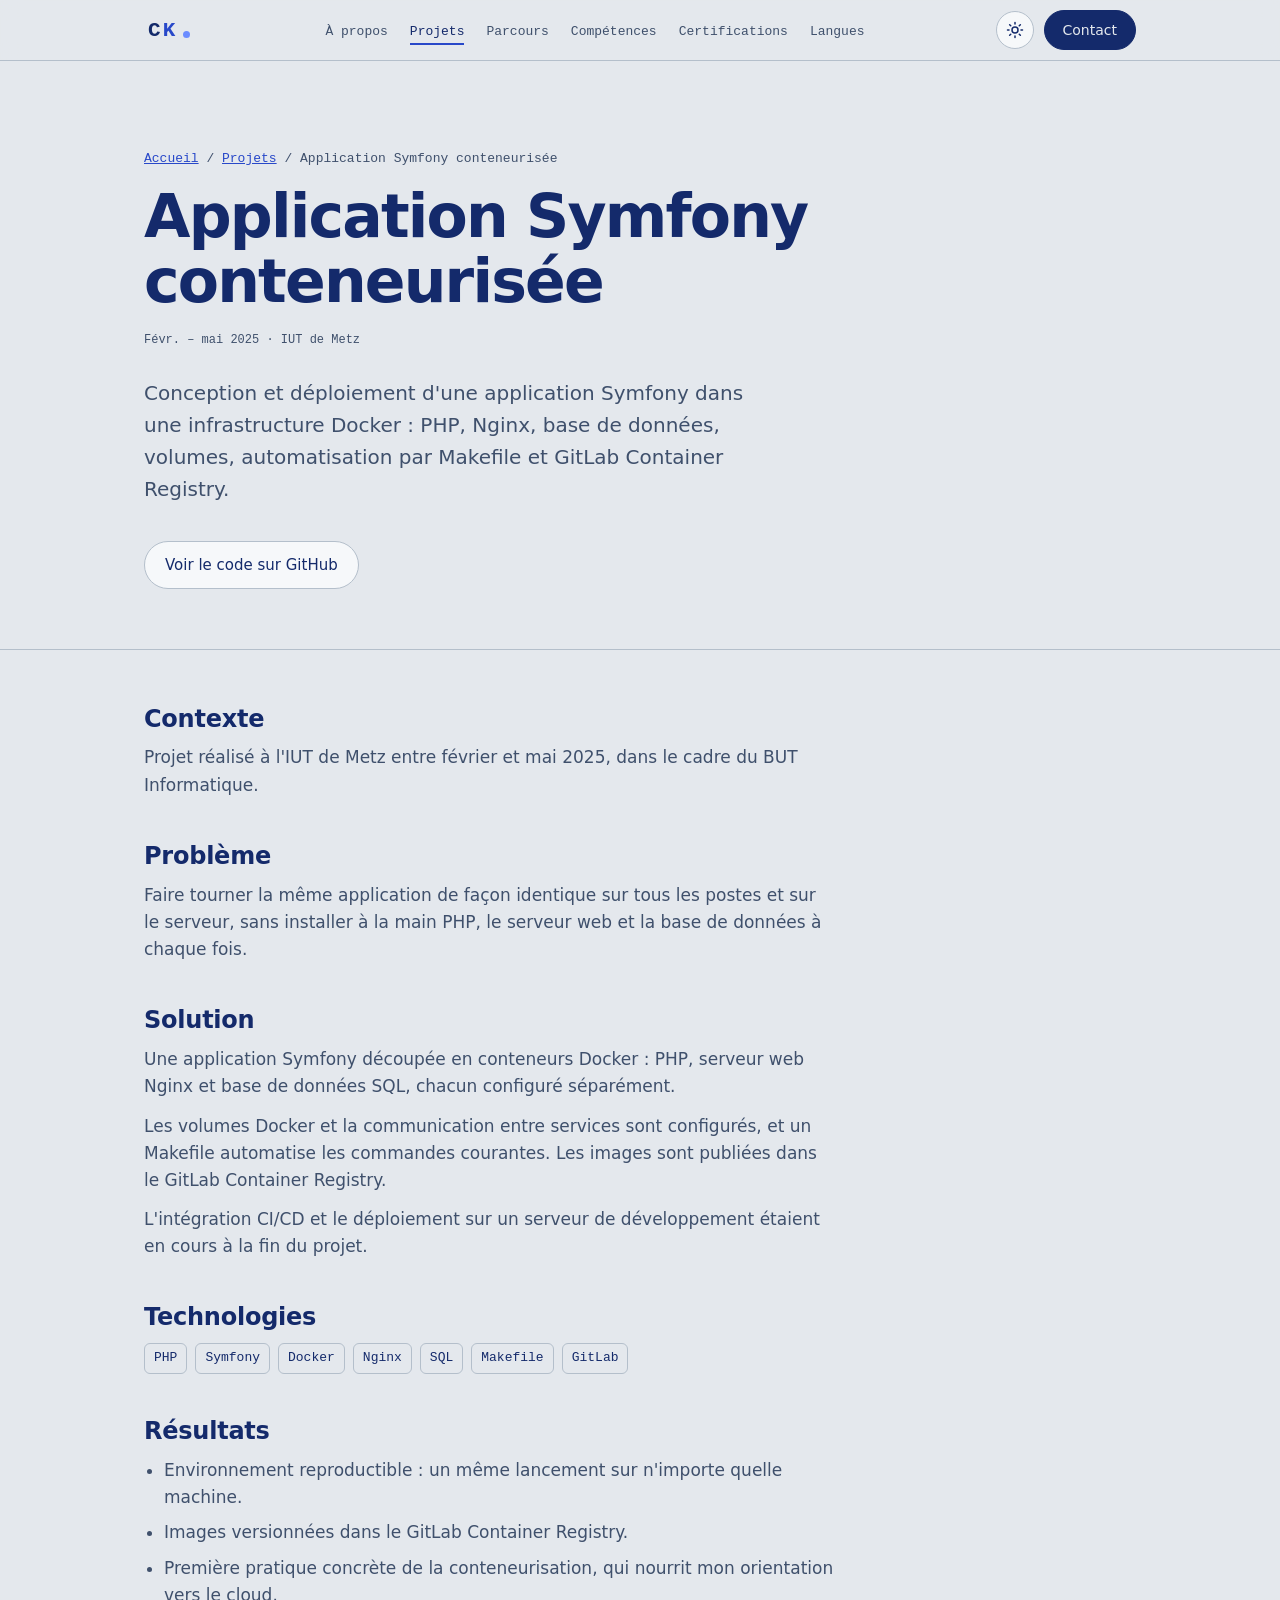
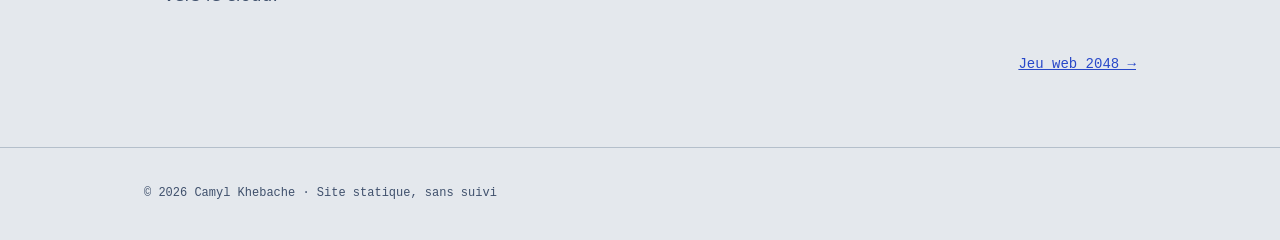
<file: projets/symfony-docker.html>
<!doctype html>
<html lang="fr">
<head>
<meta charset="utf-8">
<meta name="viewport" content="width=device-width, initial-scale=1">
<title>Application Symfony conteneurisée · Camyl Khebache</title>
<meta name="description" content="Conception et déploiement d&#x27;une application Symfony dans une infrastructure Docker : PHP, Nginx, base de données, volumes, automatisation par Makefile et GitLab Container Registry.">
<meta name="theme-color" content="#e4e8ed">
<meta name="color-scheme" content="light dark">
<script>try{var t=localStorage.getItem('theme');if(t)document.documentElement.dataset.theme=t}catch(e){}</script>
<link rel="icon" href="../assets/img/favicon.svg" type="image/svg+xml">
<link rel="stylesheet" href="../assets/css/style.css">
<link rel="stylesheet" href="../assets/css/animations.css">
<script src="../assets/js/main.js" defer></script>
</head>
<body>
<a class="skip" href="#contenu">Aller au contenu</a>
<header class="site-nav">
  <div class="wrap">
    <a class="brand" href="../index.html" aria-label="Camyl Khebache, accueil"><span class="logo" aria-hidden="true"><b class="c">C</b><b class="k">K</b><i></i></span></a>
    <nav aria-label="Navigation principale">
      <ul class="menu" id="menu">
        <li><a href="../index.html#apropos">À propos</a></li>
        <li><a href="index.html" aria-current="page">Projets</a></li>
        <li><a href="../index.html#parcours">Parcours</a></li>
        <li><a href="../index.html#competences">Compétences</a></li>
        <li><a href="../index.html#certifications">Certifications</a></li>
        <li><a href="../index.html#langues">Langues</a></li>
      </ul>
    </nav>
    <div class="nav-tools">
      <button class="theme-toggle" type="button" aria-label="Basculer entre thème clair et sombre" aria-pressed="false"><svg class="sun" viewBox="0 0 24 24" fill="none" stroke="currentColor" stroke-width="2" stroke-linecap="round" aria-hidden="true"><circle cx="12" cy="12" r="4"/><path d="M12 2v2M12 20v2M4.9 4.9l1.4 1.4M17.7 17.7l1.4 1.4M2 12h2M20 12h2M4.9 19.1l1.4-1.4M17.7 6.3l1.4-1.4"/></svg><svg class="moon" viewBox="0 0 24 24" fill="none" stroke="currentColor" stroke-width="2" stroke-linecap="round" stroke-linejoin="round" aria-hidden="true"><path d="M21 12.8A9 9 0 1 1 11.2 3a7 7 0 0 0 9.8 9.8z"/></svg></button>
      <a class="btn primary nav-contact" href="../index.html#contact">Contact</a>
      <button class="menu-toggle" type="button" aria-expanded="false" aria-controls="menu">Menu</button>
    </div>
  </div>
</header>
<main id="contenu">
<div class="page-head">
  <div class="wrap">
    <p class="crumbs"><a href="../index.html">Accueil</a> / <a href="index.html">Projets</a> / Application Symfony conteneurisée</p>
    <h1>Application Symfony conteneurisée</h1>
    <p class="period">Févr. – mai 2025 · IUT de Metz</p>
    <p class="lead">Conception et déploiement d&#x27;une application Symfony dans une infrastructure Docker : PHP, Nginx, base de données, volumes, automatisation par Makefile et GitLab Container Registry.</p><div class="actions"><a class="btn" href="https://github.com/Camyl57/Projets/tree/main/Project-2" target="_blank" rel="noopener">Voir le code sur GitHub</a></div>
  </div>
</div>
<div class="detail">
  <div class="wrap">
    <section aria-labelledby="h-contexte"><h2 id="h-contexte">Contexte</h2><p>Projet réalisé à l&#x27;IUT de Metz entre février et mai 2025, dans le cadre du BUT Informatique.</p></section>
    <section aria-labelledby="h-probleme"><h2 id="h-probleme">Problème</h2><p>Faire tourner la même application de façon identique sur tous les postes et sur le serveur, sans installer à la main PHP, le serveur web et la base de données à chaque fois.</p></section>
    <section aria-labelledby="h-solution"><h2 id="h-solution">Solution</h2><p>Une application Symfony découpée en conteneurs Docker : PHP, serveur web Nginx et base de données SQL, chacun configuré séparément.</p><p>Les volumes Docker et la communication entre services sont configurés, et un Makefile automatise les commandes courantes. Les images sont publiées dans le GitLab Container Registry.</p><p>L&#x27;intégration CI/CD et le déploiement sur un serveur de développement étaient en cours à la fin du projet.</p></section>
    <section aria-labelledby="h-tech"><h2 id="h-tech">Technologies</h2><ul class="tags"><li>PHP</li><li>Symfony</li><li>Docker</li><li>Nginx</li><li>SQL</li><li>Makefile</li><li>GitLab</li></ul></section>
    <section aria-labelledby="h-resultats"><h2 id="h-resultats">Résultats</h2><ul class="points"><li>Environnement reproductible : un même lancement sur n&#x27;importe quelle machine.</li><li>Images versionnées dans le GitLab Container Registry.</li><li>Première pratique concrète de la conteneurisation, qui nourrit mon orientation vers le cloud.</li></ul></section>
    <div class="pager"><span></span><a href="jeu-2048.html">Jeu web 2048 →</a></div>
  </div>
</div>
</main>
<footer>
  <div class="wrap">© 2026 Camyl Khebache · Site statique, sans suivi</div>
</footer>
</body>
</html>
</file>
<file: assets/css/style.css>
:root {
  --bg: #e4e8ed;
  --bg-2: #cdd4dc;
  --card: #f6f8fa;
  --line: #b4bfcb;
  --text: #142a6b;
  --muted: #3f506c;
  --accent: #2848c9;
  --accent-2: #6b8cff;
  --dolphin: #7a8797;
  --grid: rgba(110,124,142,.2);
  --on-accent: #ffffff;
  --band-bg: #2848c9;
  --band-ink: #ffffff;
  --shadow: 0 1px 2px rgba(20,42,107,.06), 0 16px 32px -20px rgba(20,42,107,.35);
  --nav-bg: rgba(228,232,237,.9);
  --serif: "Iowan Old Style", "Palatino Linotype", Georgia, serif;
  --sans: "Inter", "Segoe UI", system-ui, -apple-system, sans-serif;
  --mono: "JetBrains Mono", "Cascadia Code", Consolas, monospace;
  --gutter: 16px;
  color-scheme: light;
}
:root[data-theme="dark"] {
  --bg: #0d0e11;
  --bg-2: #14161b;
  --card: #16181d;
  --line: #2a2e38;
  --text: #f2f3f5;
  --muted: #9aa0ad;
  --accent: #8da8ff;
  --accent-2: #6f8ff5;
  --dolphin: #8a96a3;
  --grid: rgba(255,255,255,.04);
  --on-accent: #0d0e11;
  --band-bg: #8da8ff;
  --band-ink: #0d0e11;
  --shadow: none;
  --nav-bg: rgba(13,14,17,.9);
  color-scheme: dark;
}
* { box-sizing: border-box; margin: 0; padding: 0; }
html { scroll-behavior: smooth; scroll-padding-top: 72px; -webkit-text-size-adjust: 100%; }
body {
  background: var(--bg); color: var(--text); font-family: var(--sans);
  line-height: 1.6; overflow-x: hidden; -webkit-font-smoothing: antialiased;
}
img, svg { max-width: 100%; display: block; }
a { color: inherit; }
:focus-visible { outline: 2px solid var(--accent); outline-offset: 3px; border-radius: 4px; }
.wrap { max-width: 1040px; margin: 0 auto; padding: 0 var(--gutter); }
@media (min-width: 720px) { .wrap { padding: 0 24px; } }

.skip {
  position: absolute; left: var(--gutter); top: -60px; z-index: 30;
  background: var(--text); color: var(--bg); padding: 8px 14px; border-radius: 8px; text-decoration: none;
}
.skip:focus { top: 8px; }

/* Navigation */
.site-nav {
  position: sticky; top: 0; z-index: 20;
  background: var(--nav-bg); backdrop-filter: blur(10px);
  border-bottom: 1px solid var(--line);
}
.site-nav .wrap { display: flex; justify-content: space-between; align-items: center; min-height: 60px; flex-wrap: wrap; }
.brand { font-family: var(--mono); font-size: 14px; color: var(--muted); text-decoration: none; }
.brand:hover { color: var(--text); }
.menu { display: flex; gap: 22px; list-style: none; }
.menu a { font-family: var(--mono); font-size: 13px; text-decoration: none; color: var(--muted); padding: 6px 0; }
.menu a:hover, .menu a[aria-current="page"] { color: var(--text); }
.menu-toggle {
  display: none; background: none; border: 1px solid var(--line); color: var(--text);
  font-family: var(--mono); font-size: 13px; padding: 8px 14px; border-radius: 999px; cursor: pointer;
}
@media (max-width: 800px) {
  .js .menu-toggle { display: inline-block; margin-left: auto; }
  .site-nav nav { flex-basis: 100%; }
  .menu { flex-direction: column; gap: 0; width: 100%; padding-bottom: 8px; }
  .js .menu { display: none; }
  .js .menu.open { display: flex; }
  .menu a { display: block; padding: 12px 0; border-top: 1px solid var(--line); font-size: 14px; }
  .site-nav .wrap { padding-top: 6px; }
}

/* Boutons */
.btn {
  display: inline-block; padding: 11px 20px; border-radius: 999px;
  border: 1px solid var(--line); font-size: 15px; text-decoration: none;
  transition: border-color .2s, background .2s; overflow-wrap: anywhere;
}
.btn:hover { border-color: var(--accent); background: var(--bg-2); }
.btn.primary { background: var(--text); color: var(--bg); border-color: var(--text); }
.btn.primary:hover { background: var(--accent); border-color: var(--accent); }
.actions { margin-top: 36px; display: flex; gap: 12px; flex-wrap: wrap; }

/* Hero */
.hero { padding: 72px 0 64px; border-bottom: 1px solid var(--line); }
@media (min-width: 720px) { .hero { padding: 120px 0 90px; } }
.hero h1 { font-size: clamp(42px, 9vw, 84px); font-weight: 600; letter-spacing: -0.03em; line-height: 1.04; }
h1 em, h2 em { font-family: var(--serif); font-weight: 400; color: var(--accent); }
.lead { margin-top: 26px; font-size: clamp(17px, 2.4vw, 20px); color: var(--muted); max-width: 640px; }
.status { margin-top: 22px; font-family: var(--mono); font-size: 13px; color: var(--accent); }

/* Sections */
section { padding: 72px 0; border-bottom: 1px solid var(--line); }
@media (min-width: 720px) { section { padding: 104px 0; } }
section.alt { background: var(--bg-2); }
.eyebrow { font-family: var(--mono); font-size: 12px; color: var(--accent); letter-spacing: .08em; text-transform: uppercase; }
.eyebrow span { color: var(--muted); margin-left: 10px; }
h2 { font-size: clamp(30px, 5vw, 48px); font-weight: 600; letter-spacing: -0.02em; margin: 16px 0 22px; line-height: 1.12; }
h3 { overflow-wrap: anywhere; }
.body { color: var(--muted); font-size: 17px; max-width: 680px; }
.body + .body { margin-top: 14px; }

/* À propos */
.about-grid { display: grid; gap: 40px; grid-template-columns: 1fr; }
.portrait { border: 1px solid var(--line); border-radius: 14px; overflow: hidden; background: var(--bg-2); aspect-ratio: 4 / 5; max-width: 240px; }
.portrait[hidden] { display: none; }
.portrait img { width: 100%; height: 100%; object-fit: cover; }
@media (min-width: 820px) { .about-grid.has-photo { grid-template-columns: 240px 1fr; align-items: start; } }
.card { border: 1px solid var(--line); border-radius: 14px; background: var(--bg-2); padding: 22px; margin-top: 36px; max-width: 560px; }
.kv { display: grid; grid-template-columns: 1fr; gap: 2px 16px; font-family: var(--mono); font-size: 13px; }
.kv dt { color: var(--muted); margin-top: 10px; }
.kv dt:first-child { margin-top: 0; }
.kv dd { color: var(--text); overflow-wrap: anywhere; }
@media (min-width: 560px) {
  .kv { grid-template-columns: 130px 1fr; gap: 10px 16px; }
  .kv dt, .kv dt:first-child { margin-top: 0; }
}

/* Projets */
.grid { display: grid; grid-template-columns: repeat(auto-fit, minmax(min(100%, 300px), 1fr)); gap: 20px; margin-top: 44px; }
.project {
  position: relative; display: flex; flex-direction: column; border: 1px solid var(--line); border-radius: 14px;
  background: var(--bg-2); padding: 26px; transition: border-color .25s, transform .25s;
}
section.alt .project { background: var(--bg); }
.project:hover, .project:focus-within { border-color: var(--accent); transform: translateY(-3px); }
.period { font-family: var(--mono); font-size: 12px; color: var(--muted); }
.project h3 { font-size: 20px; font-weight: 600; margin: 10px 0 12px; }
.project h3 a { text-decoration: none; }
.project h3 a::after { content: ""; position: absolute; inset: 0; }
.project p { color: var(--muted); font-size: 15px; }
.tags { margin-top: 18px; display: flex; flex-wrap: wrap; gap: 8px; list-style: none; }
.project .tags { margin-top: auto; padding-top: 18px; }
.tags li {
  font-family: var(--mono); font-size: 12px; padding: 4px 9px;
  border: 1px solid var(--line); border-radius: 6px; color: var(--muted);
}
.more { margin-top: 28px; }
.more a { font-family: var(--mono); font-size: 14px; color: var(--accent); }

/* Frise */
.timeline { margin-top: 44px; border-left: 1px solid var(--line); padding-left: 26px; list-style: none; }
.item { position: relative; padding-bottom: 34px; }
.item::before { content: ""; position: absolute; left: -31px; top: 7px; width: 9px; height: 9px; border-radius: 50%; background: var(--accent); }
.item.edu::before { background: var(--bg); border: 2px solid var(--accent); width: 11px; height: 11px; left: -32px; top: 6px; }
section.alt .item.edu::before { background: var(--bg-2); }
.item .when { font-family: var(--mono); font-size: 12px; color: var(--muted); }
.item h3 { font-size: 19px; font-weight: 600; margin: 6px 0 4px; }
.item .where { color: var(--accent); font-size: 15px; }
.item ul { margin-top: 10px; padding-left: 18px; color: var(--muted); font-size: 15px; }
.item li { margin-bottom: 4px; }
.legend { margin-top: 20px; font-family: var(--mono); font-size: 12px; color: var(--muted); }
.others { margin-top: 10px; border-top: 1px solid var(--line); padding-top: 28px; }
.others h3 { font-family: var(--mono); font-size: 13px; font-weight: 400; color: var(--muted); margin-bottom: 14px; }
.others ul { list-style: none; display: grid; gap: 10px; }
.others li strong { font-weight: 600; }
.others li span { color: var(--muted); }

/* Compétences */
.skill-groups { display: grid; gap: 20px; grid-template-columns: repeat(auto-fit, minmax(min(100%, 290px), 1fr)); margin-top: 44px; }
.skill-group { border: 1px solid var(--line); border-radius: 14px; background: var(--bg-2); padding: 24px; }
section.alt .skill-group { background: var(--bg); }
.skill-group h3 { font-size: 18px; font-weight: 600; }
.skill-group p { color: var(--muted); font-size: 14px; margin: 6px 0 16px; }
.skill-group .tags { margin-top: 0; }
.skill-group .tags li { color: var(--text); font-size: 13px; padding: 6px 11px; border-radius: 999px; }

/* Langues */
.langs { display: grid; grid-template-columns: repeat(auto-fit, minmax(min(100%, 150px), 1fr)); gap: 14px; margin-top: 40px; list-style: none; }
.langs li { border-top: 1px solid var(--line); padding-top: 12px; }
.langs strong { display: block; font-weight: 500; }
.langs small { font-family: var(--mono); font-size: 13px; color: var(--muted); }

/* Contact */
.contact-list { margin-top: 32px; max-width: 620px; list-style: none; border-top: 1px solid var(--line); }
.contact-list li { display: grid; grid-template-columns: 1fr; gap: 2px; padding: 14px 0; border-bottom: 1px solid var(--line); }
.contact-list .label { font-family: var(--mono); font-size: 12px; color: var(--muted); }
.contact-list a { text-decoration-color: var(--accent); text-underline-offset: 4px; overflow-wrap: anywhere; }
.contact-list a:hover { color: var(--accent); }
@media (min-width: 560px) { .contact-list li { grid-template-columns: 130px 1fr; align-items: baseline; gap: 16px; } }

/* Pages projet */
.page-head { padding: 56px 0 44px; border-bottom: 1px solid var(--line); }
@media (min-width: 720px) { .page-head { padding: 88px 0 60px; } }
.page-head h1 { font-size: clamp(34px, 7vw, 60px); font-weight: 600; letter-spacing: -0.03em; line-height: 1.08; margin: 14px 0 18px; overflow-wrap: anywhere; }
.crumbs { font-family: var(--mono); font-size: 13px; color: var(--muted); }
.crumbs a { color: var(--accent); }
.detail { padding: 56px 0 72px; border-bottom: 1px solid var(--line); }
.detail section { padding: 0; border: 0; margin-bottom: 44px; }
.detail h2 { font-size: 24px; margin: 0 0 12px; letter-spacing: -0.01em; }
.detail p, .detail li { color: var(--muted); font-size: 17px; max-width: 680px; }
.detail p + p { margin-top: 12px; }
.detail ul.points { padding-left: 20px; display: grid; gap: 8px; }
.detail .tags { margin-top: 0; }
.detail .tags li { color: var(--text); font-size: 13px; }
.pager { display: flex; justify-content: space-between; gap: 16px; flex-wrap: wrap; font-family: var(--mono); font-size: 14px; }
.pager a { color: var(--accent); }

footer { padding: 36px 0; font-family: var(--mono); font-size: 12px; color: var(--muted); }

@media (prefers-reduced-motion: reduce) {
  html { scroll-behavior: auto; }
  * { transition: none !important; }
}
</file>
<file: assets/css/animations.css>
/* Thème, effets et animations. Tout est coupé si l'utilisateur demande moins de mouvement. */
@view-transition { navigation: auto; }
::view-transition-old(root), ::view-transition-new(root) { animation-duration: .25s; }
body { transition: background-color .35s, color .35s; }

/* Cartes : surface claire + ombre douce */
.project, .skill-group, .card, .stats, section.alt .project, section.alt .skill-group { background: var(--card); box-shadow: var(--shadow); }
section.alt { background: var(--bg-2); }
.tags li { background: transparent; }

/* Barre de progression */
.progress { position: fixed; top: 0; left: 0; right: 0; height: 3px; z-index: 40; transform: scaleX(0); transform-origin: 0 50%;
  background: linear-gradient(90deg, var(--accent-2), var(--accent)); }

/* Navigation : outils */
.nav-tools { display: flex; gap: 8px; align-items: center; order: 3; }
.site-nav nav { order: 2; }
.brand { order: 1; }
.theme-toggle { display: none; width: 38px; height: 38px; align-items: center; justify-content: center; border: 1px solid var(--line);
  border-radius: 50%; background: var(--card); color: var(--text); cursor: pointer; transition: border-color .2s, transform .3s; }
.js .theme-toggle { display: inline-flex; }
.theme-toggle:hover { border-color: var(--accent); transform: rotate(18deg); }
.theme-toggle svg { width: 18px; height: 18px; }
.theme-toggle .moon { display: none; }
:root[data-theme="dark"] .theme-toggle .sun { display: none; }
:root[data-theme="dark"] .theme-toggle .moon { display: block; }
.menu-toggle { background: var(--card); }
@media (max-width: 800px) {
  .nav-tools { order: 2; margin-left: auto; }
  .site-nav nav { order: 3; flex-basis: 100%; }
  .js .menu-toggle { margin-left: 0; }
}
.site-nav .wrap > * { animation: drop .7s cubic-bezier(.2,.7,.2,1) backwards; }
@keyframes drop { from { opacity: 0; transform: translateY(-10px); } }

/* Hero */
.hero { position: relative; overflow: hidden; background: linear-gradient(180deg, var(--bg) 0%, var(--bg-2) 100%); }
.net { position: absolute; inset: 0; width: 100%; height: 100%; z-index: 0; pointer-events: none;
  -webkit-mask-image: linear-gradient(#000 75%, transparent); mask-image: linear-gradient(#000 75%, transparent); }
.hero::before, .hero::after {
  content: ""; position: absolute; border-radius: 50%; pointer-events: none; filter: blur(80px); opacity: .28;
  background: var(--accent-2); width: 460px; height: 460px; animation: float 14s ease-in-out infinite alternate;
  translate: 0 calc(var(--sy, 0) * 0.14px);
}
.hero::before { top: -180px; right: -140px; }
.hero::after { bottom: -260px; left: -180px; width: 380px; height: 380px; opacity: .18; background: var(--dolphin); animation-duration: 18s; animation-direction: alternate-reverse; }
@keyframes float { to { transform: translate(-50px, 40px) scale(1.12); } }
.hero-grid { position: relative; z-index: 1; display: grid; gap: 44px; grid-template-columns: 1fr; align-items: center; }
@media (min-width: 900px) { .hero-grid { grid-template-columns: 1.15fr 1fr; gap: 56px; } }
.kicker { font-family: var(--mono); font-size: 12px; letter-spacing: .08em; text-transform: uppercase; color: var(--muted); margin-bottom: 18px; }
.status { display: flex; align-items: center; gap: 10px; }
.dot { width: 8px; height: 8px; border-radius: 50%; background: #1f9d63; box-shadow: 0 0 0 0 rgba(31,157,99,.55); animation: ping 2.4s ease-out infinite; flex: none; }
@keyframes ping { 70% { box-shadow: 0 0 0 10px rgba(31,157,99,0); } 100% { box-shadow: 0 0 0 0 rgba(31,157,99,0); } }

.hero-text > * { animation: rise .8s cubic-bezier(.2,.7,.2,1) both; }
.hero-text > h1 { animation: none; }
.hero-text > :nth-child(2) { animation-delay: .08s; }
.hero-text > :nth-child(3) { animation-delay: .16s; }
.hero-text > :nth-child(4) { animation-delay: .32s; }
.hero-text > :nth-child(5) { animation-delay: .44s; }
@keyframes rise { from { opacity: 0; transform: translateY(22px); } }

/* Titres : mots qui montent */
.w { display: inline-block; overflow: hidden; vertical-align: top; padding: 0 .08em .14em 0; margin: 0 -.08em -.14em 0; }
.js .split .wi { display: inline-block; transform: translateY(115%); transition: transform .85s cubic-bezier(.2,.7,.2,1) calc(var(--wi) * 70ms); }
.js .split.in .wi { transform: none; }

/* Terminal décoratif (toujours sombre) */
.term { border-radius: 14px; color: var(--text); overflow: hidden; border: 1px solid;
   animation: rise .9s .3s cubic-bezier(.2,.7,.2,1) both; }
.term-bar { display: flex; align-items: center; gap: 7px; padding: 10px 14px; border-bottom: 1px solid var(--line); font-family: var(--mono); font-size: 12px; color: var(--muted); }
.term-bar i { width: 10px; height: 10px; border-radius: 50%; background: var(--line); }
.term-bar i:nth-child(1) { background: #ff6b6b; } .term-bar i:nth-child(2) { background: #ffd166; } .term-bar i:nth-child(3) { background: #5be3a0; }
.term-bar span { margin-left: 8px; }
.term-body { font-family: var(--mono); font-size: 13px; line-height: 1.9; padding: 18px 18px 20px; overflow-x: auto; white-space: normal; }
.term-body b { color: var(--accent); font-weight: 400; }
.term-body u { text-decoration: none; color: var(--muted); }
.term-body .l { display: block; white-space: pre; opacity: 0; animation: line .01s forwards; animation-delay: calc(.7s + var(--i) * .22s); }
@keyframes line { to { opacity: 1; } }
.cursor { display: inline-block; width: 8px; height: 15px; vertical-align: -2px; background: var(--accent); animation: blink 1s steps(1) infinite; }
@keyframes blink { 50% { opacity: 0; } }
@media (max-width: 420px) { .term-body { font-size: 11.5px; padding: 16px 12px; } }

/* Chiffres */
.stats { list-style: none; display: grid; grid-template-columns: repeat(2, 1fr); border: 1px solid var(--line); border-radius: 14px; margin-top: -34px; position: relative; z-index: 2; overflow: hidden; }
@media (min-width: 720px) { .stats { grid-template-columns: repeat(4, 1fr); } }
.stats li { padding: 20px 22px; border-right: 1px solid var(--line); border-bottom: 1px solid var(--line); }
.stats li:nth-child(2n) { border-right: 0; }
.stats li:nth-last-child(-n+2) { border-bottom: 0; }
@media (min-width: 720px) { .stats li, .stats li:nth-child(2n) { border-right: 1px solid var(--line); border-bottom: 0; } .stats li:last-child { border-right: 0; } }
.stats strong { display: block; font-size: 28px; font-weight: 600; letter-spacing: -0.02em; color: var(--accent); font-variant-numeric: tabular-nums; }
.stats span { font-family: var(--mono); font-size: 12px; color: var(--muted); }

/* Bandeau défilant */
.marquee-wrap { margin-top: 56px; padding: 14px 0; overflow: hidden; }
.marquee {  background: var(--band-bg); color: var(--band-ink); overflow: hidden; transform: rotate(-1.2deg) scale(1.02); }
.marquee-track { display: flex; width: max-content; animation: marquee 40s linear infinite; }
.marquee:hover .marquee-track { animation-play-state: paused; }
.mq { display: flex; flex: none; }
.mq span { font-family: var(--mono); font-size: 14px; letter-spacing: .06em; text-transform: uppercase; padding: 15px 0; white-space: nowrap; }
.mq span::after { content: "✦"; margin: 0 26px; opacity: .6; }
@keyframes marquee { to { transform: translateX(-50%); } }

/* Focus */
.focus { display: grid; gap: 16px; grid-template-columns: repeat(auto-fit, minmax(min(100%, 200px), 1fr)); margin-top: 28px; max-width: 760px; }
.focus > div { border-left: 2px solid var(--accent-2); padding: 2px 0 2px 16px; transition: border-color .25s, padding-left .25s; }
.focus > div:hover { border-color: var(--accent); padding-left: 22px; }
.focus h3 { font-size: 16px; font-weight: 600; margin-bottom: 4px; }
.focus p { font-size: 14px; color: var(--muted); }

/* Apparition au défilement */
.js [data-reveal] { opacity: 0; transform: translateY(26px); transition: opacity .7s cubic-bezier(.2,.7,.2,1), transform .7s cubic-bezier(.2,.7,.2,1); transition-delay: var(--d, 0s); }
.js [data-reveal].in { opacity: 1; transform: none; }
.item::before { transition: transform .5s cubic-bezier(.3,1.6,.5,1) var(--d, 0s); }
.js .item[data-reveal]:not(.in)::before { transform: scale(0); }

/* Frise : le trait se remplit avec le défilement */
.timeline { position: relative; border-left-color: var(--line); }
.timeline::after { content: ""; position: absolute; left: -1px; top: 0; width: 2px; height: calc(var(--tl, 0) * 100%); background: linear-gradient(var(--accent-2), var(--accent)); border-radius: 2px; }
.item::before { background: var(--accent); }
.item.edu::before { background: var(--bg); }
section.alt .item.edu::before { background: var(--bg-2); }

/* Survol : halo, inclinaison, soulignement */
.project, .skill-group { overflow: hidden; --mx: 50%; --my: 0%; }
.project::before, .skill-group::before {
  content: ""; position: absolute; inset: 0; pointer-events: none; opacity: 0; transition: opacity .3s;
  background: radial-gradient(340px circle at var(--mx) var(--my), color-mix(in srgb, var(--accent-2) 22%, transparent), transparent 70%);
}
.project:hover::before, .skill-group:hover::before { opacity: 1; }
.project, .skill-group { position: relative; transition: border-color .25s, transform .25s ease-out, box-shadow .25s; }
.project:hover, .project:focus-within, .skill-group:hover {
  border-color: var(--accent-2); transform: perspective(900px) rotateX(var(--rx, 0deg)) rotateY(var(--ry, 0deg)) translateY(-4px);
}
.skill-group .tags li { transition: border-color .2s, transform .2s, background .2s; }
.skill-group .tags li:hover { border-color: var(--accent); background: color-mix(in srgb, var(--accent-2) 14%, transparent); transform: translateY(-2px); }
.project h3 a { background: linear-gradient(var(--accent), var(--accent)) 0 100% / 0 2px no-repeat; transition: background-size .35s; }
.project:hover h3 a { background-size: 100% 2px; }

/* Boutons : remplissage bleuet + effet magnétique */
.btn { --tx: 0px; --ty: 0px; transform: translate(var(--tx), var(--ty)); transition: border-color .2s, background .2s, box-shadow .2s, color .2s, transform .25s ease-out; }
.btn:hover { transform: translate(var(--tx), calc(var(--ty) - 2px)); box-shadow: 0 12px 26px -12px color-mix(in srgb, var(--accent) 70%, transparent); }
.btn.primary { background: linear-gradient(var(--accent), var(--accent)) no-repeat 0 100% / 0 100%, var(--text); color: var(--bg); transition: background-size .45s cubic-bezier(.2,.7,.2,1), border-color .2s, box-shadow .2s, transform .25s ease-out; }
.btn.primary:hover { background-size: 100% 100%, auto; border-color: var(--accent); color: #fff; }
.btn:not(.primary) { background: var(--card); }
.more a { display: inline-block; transition: transform .2s; }
.more a:hover { transform: translateX(5px); }
.menu a { position: relative; transition: color .2s; }
.menu a[aria-current="true"] { color: var(--text); }
@media (min-width: 801px) {
  .menu a::after { content: ""; position: absolute; left: 0; right: 0; bottom: 0; height: 2px; background: var(--accent); transform: scaleX(0); transform-origin: 0 50%; transition: transform .3s; }
  .menu a:hover::after, .menu a[aria-current="true"]::after, .menu a[aria-current="page"]::after { transform: scaleX(1); }
}
.contact-list li { transition: padding-left .25s; }
.contact-list li:hover { padding-left: 10px; }
.contact-list a { color: var(--accent); }

/* Langues : niveau */
.dots { display: flex; gap: 4px; margin-top: 8px; }
.dots i { width: 16px; height: 5px; border-radius: 3px; background: var(--line); transition: background .4s calc(var(--d, 0s) + .25s); }
.dots i.on { background: var(--accent-2); }
.js .langs li[data-reveal]:not(.in) .dots i.on { background: var(--line); }

@media (prefers-reduced-motion: reduce) {
  .js [data-reveal] { opacity: 1; transform: none; transition: none; }
  .hero::before, .hero::after, .dot, .cursor, .site-nav .wrap > * { animation: none; }
  .hero-text > *, .term { animation: none; }
  .term-body .l { opacity: 1; animation: none; }
  .js .split .wi { transform: none; transition: none; }
  .marquee { transform: none; }
  .marquee-track { animation: none; }
  .js .item[data-reveal]:not(.in)::before { transform: none; }
  .btn.primary { transition: none; }
  @view-transition { navigation: none; }
}

/* ===== Palette bleue / gris dauphin : surcharges et animations supplémentaires ===== */
.hero {
  background:
    linear-gradient(to right, var(--grid) 1px, transparent 1px) 0 0 / 56px 56px,
    linear-gradient(var(--grid) 1px, transparent 1px) 0 0 / 56px 56px,
    linear-gradient(180deg, var(--bg) 0%, var(--bg-2) 100%);
}
.btn.primary:hover { color: var(--on-accent); }
.btn:not(.primary) { color: var(--text); }
.term { --text: #eaf0ff; --muted: #9fb2ea; --line: #2d438f; --accent: #9db4ff;
  border-color: #2d438f; background: #12235a; box-shadow: 0 30px 60px -28px rgba(20,42,107,.6); }

/* Nom : dégradé bleu qui circule */
.hero h1 em .wi, .page-head h1 em .wi {
  background: linear-gradient(90deg, var(--accent), var(--accent-2), var(--accent)) 0 0 / 200% 100%;
  -webkit-background-clip: text; background-clip: text; -webkit-text-fill-color: transparent; color: transparent;
  animation: shimmer 6s linear infinite;
}
@keyframes shimmer { to { background-position: -200% 0; } }

/* Parallaxe du hero */
.hero-text { translate: 0 calc(var(--sy, 0) * -0.07px); }
.term { translate: 0 calc(var(--sy, 0) * -0.04px); }

/* Libellés : un trait bleuet se dessine */
.eyebrow { display: flex; align-items: center; gap: 12px; }
.eyebrow::after { content: ""; height: 2px; width: 0; background: linear-gradient(90deg, var(--accent-2), transparent); transition: width .9s cubic-bezier(.2,.7,.2,1) .2s; }
.eyebrow.drawn::after { width: 90px; }
.eyebrow span { margin-left: 0; }

/* Cartes : flèche qui apparaît */
.project::after { content: "↗"; position: absolute; top: 20px; right: 24px; font-size: 20px; color: var(--accent);
  opacity: 0; transform: translate(-8px, 8px); transition: opacity .3s, transform .3s; }
.project:hover::after, .project:focus-within::after { opacity: 1; transform: none; }

/* Compétences : les étiquettes surgissent l'une après l'autre */
.js .skill-group[data-reveal]:not(.in) .tags li { opacity: 0; transform: scale(.7); }
.skill-group .tags li { transition: opacity .45s cubic-bezier(.3,1.5,.5,1), transform .45s cubic-bezier(.3,1.5,.5,1), border-color .2s, background .2s; }
.skill-group .tags li:nth-child(1) { transition-delay: .25s, .25s, 0s, 0s; }
.skill-group .tags li:nth-child(2) { transition-delay: .31s, .31s, 0s, 0s; }
.skill-group .tags li:nth-child(3) { transition-delay: .37s, .37s, 0s, 0s; }
.skill-group .tags li:nth-child(4) { transition-delay: .43s, .43s, 0s, 0s; }
.skill-group .tags li:nth-child(5) { transition-delay: .49s, .49s, 0s, 0s; }
.skill-group .tags li:nth-child(6) { transition-delay: .55s, .55s, 0s, 0s; }
.skill-group .tags li:nth-child(n+7) { transition-delay: .61s, .61s, 0s, 0s; }
.skill-group .tags li:hover { transition-delay: 0s; }

/* Grand texte qui défile avec la page */
.bigtext { overflow: hidden; padding: 26px 0; border-bottom: 1px solid var(--line); }
.bigtext p { font-size: clamp(54px, 11vw, 150px); font-weight: 700; letter-spacing: -0.03em; line-height: 1; white-space: nowrap; width: max-content;
  color: transparent; -webkit-text-stroke: 1.5px var(--dolphin); transform: translateX(var(--bx, 0px)); will-change: transform; }
.bigtext p em { font-family: var(--serif); font-weight: 400; -webkit-text-stroke: 0; color: var(--accent); }

/* Curseur personnalisé (souris uniquement) */
.cursor-dot, .cursor-ring { position: fixed; left: 0; top: 0; z-index: 60; pointer-events: none; border-radius: 50%; opacity: 0; transition: opacity .3s; }
.cursor-dot { width: 6px; height: 6px; margin: -3px 0 0 -3px; background: var(--accent); }
.cursor-ring { width: 34px; height: 34px; margin: -17px 0 0 -17px; border: 1.5px solid var(--accent-2);
  transition: opacity .3s, width .25s, height .25s, margin .25s, background .25s, border-color .25s; }
.cursor-on .cursor-dot, .cursor-on .cursor-ring { opacity: 1; }
.cursor-ring.big { width: 62px; height: 62px; margin: -31px 0 0 -31px; background: color-mix(in srgb, var(--accent-2) 18%, transparent); border-color: var(--accent); }

/* Rideau d'entrée */
.curtain { position: fixed; inset: 0; z-index: 100; background: var(--accent); color: #fff; display: grid; place-items: center;
  font-family: var(--serif); font-size: clamp(34px, 8vw, 72px); font-style: italic;
  animation: curtain 1.1s cubic-bezier(.77,0,.18,1) .75s forwards; }
.curtain span { animation: curtainText .9s cubic-bezier(.2,.7,.2,1) .05s both; }
@keyframes curtain { to { transform: translateY(-100%); visibility: hidden; } }
@keyframes curtainText { from { opacity: 0; transform: translateY(22px); } }

@media (prefers-reduced-motion: reduce) {
  .hero h1 em .wi, .page-head h1 em .wi { animation: none; }
  .eyebrow::after { transition: none; width: 90px; }
  .js .skill-group[data-reveal]:not(.in) .tags li { opacity: 1; transform: none; }
  .hero-text, .term { translate: none; }
  .bigtext p { transform: none; }
  .curtain { display: none; }
}
@media (hover: none), (pointer: coarse) { .cursor-dot, .cursor-ring { display: none; } }

/* Thème sombre : terminal noir comme à l'origine */
:root[data-theme="dark"] .term { --text: #f2f3f5; --muted: #9aa0ad; --line: #2a2e38; --accent: #8da8ff;
  border-color: #2a2e38; background: #14161b; box-shadow: 0 30px 60px -28px rgba(0,0,0,.7); }
:root[data-theme="dark"] .curtain { color: var(--on-accent); }

/* Photo */
.portrait { max-width: 260px; box-shadow: var(--shadow); position: relative; }
.portrait img { object-position: 50% 40%; transition: transform .6s cubic-bezier(.2,.7,.2,1); }
.portrait:hover img { transform: scale(1.04); }
@media (min-width: 820px) { .about-grid.has-photo { grid-template-columns: 260px 1fr; } }

/* ===== Logo CK ===== */
.brand { display: inline-flex; align-items: center; color: var(--text); text-decoration: none; padding: 6px 4px; }
.logo { display: inline-flex; align-items: flex-end; font-family: var(--mono); font-weight: 700; font-size: 21px; letter-spacing: .1em; line-height: 1; }
.logo b { display: inline-block; font-weight: 700; transition: transform .5s cubic-bezier(.3,1.6,.5,1), color .3s; animation: logoIn .8s cubic-bezier(.2,.9,.3,1.3) backwards; }
.logo .c { animation-delay: .1s; }
.logo .k { color: var(--accent); animation-delay: .22s; }
.logo i { width: 7px; height: 7px; border-radius: 50%; background: var(--accent-2); margin: 0 0 3px 6px; animation: logoDot 1s .5s cubic-bezier(.3,1.8,.5,1) backwards, ping2 3s 1.6s ease-out infinite; transition: transform .4s cubic-bezier(.3,1.8,.5,1); }
.brand:hover .c, .brand:focus-visible .c { transform: translateX(-3px) rotate(-10deg) translateY(-2px); }
.brand:hover .k, .brand:focus-visible .k { transform: translateX(3px) rotate(10deg) translateY(-2px); color: var(--text); }
.brand:hover .logo i, .brand:focus-visible .logo i { transform: translateX(6px) scale(1.7); }
@keyframes logoIn { from { opacity: 0; transform: translateY(-14px) rotate(-14deg); } }
@keyframes logoDot { from { opacity: 0; transform: translateY(-20px) scale(.2); } }
@keyframes ping2 { 0% { box-shadow: 0 0 0 0 color-mix(in srgb, var(--accent-2) 55%, transparent); } 40%, 100% { box-shadow: 0 0 0 9px transparent; } }

/* ===== Barre : outils ===== */
.nav-tools { gap: 10px; }
.nav-contact { padding: 8px 18px; font-size: 14px; }
.palette-btn { display: none; align-items: center; gap: 10px; height: 38px; padding: 0 10px 0 12px; border: 1px solid var(--line); border-radius: 999px;
  background: var(--card); color: var(--muted); cursor: pointer; font: inherit; transition: border-color .2s, color .2s, transform .2s; }
.js .palette-btn { display: inline-flex; }
.palette-btn:hover { border-color: var(--accent); color: var(--text); transform: translateY(-1px); }
.palette-btn svg { width: 16px; height: 16px; }
.kbd { display: inline-flex; gap: 4px; }
kbd { font-family: var(--mono); font-size: 11px; padding: 2px 6px; border: 1px solid var(--line); border-radius: 6px; background: var(--bg); color: var(--muted); }
@media (max-width: 800px) { .palette-btn .kbd { display: none; } .palette-btn { width: 38px; padding: 0; justify-content: center; } .nav-contact { padding: 8px 14px; } }
@media (max-width: 400px) { .js .palette-btn { display: none; } .nav-tools { gap: 6px; } }

/* ===== Navigation rapide (Ctrl K) ===== */
dialog.palette { border: 1px solid var(--line); border-radius: 18px; background: var(--card); color: var(--text); padding: 0;
  width: min(580px, calc(100vw - 32px)); margin: 12vh auto auto; box-shadow: 0 40px 90px -30px rgba(20,42,107,.55); overflow: hidden; }
dialog.palette[open] { animation: pop .28s cubic-bezier(.2,.8,.3,1.2); }
dialog.palette::backdrop { background: rgba(20,42,107,.35); backdrop-filter: blur(5px); animation: fade .25s; }
:root[data-theme="dark"] dialog.palette::backdrop { background: rgba(0,0,0,.55); }
@keyframes pop { from { opacity: 0; transform: translateY(-14px) scale(.96); } }
@keyframes fade { from { opacity: 0; } }
.palette-input { display: block; width: 100%; padding: 18px 20px; border: 0; border-bottom: 1px solid var(--line); background: transparent;
  color: var(--text); font: inherit; font-size: 16px; outline: none; }
.palette-input::placeholder { color: var(--muted); }
.palette-list { list-style: none; max-height: min(52vh, 420px); overflow-y: auto; padding: 8px; }
.palette-list .grp { font-family: var(--mono); font-size: 11px; letter-spacing: .08em; text-transform: uppercase; color: var(--muted); padding: 12px 12px 6px; }
.palette-list [role="option"] { display: flex; justify-content: space-between; align-items: center; gap: 12px; padding: 11px 12px; border-radius: 10px; cursor: pointer; font-size: 15px; }
.palette-list [role="option"] small { font-family: var(--mono); font-size: 12px; color: var(--muted); }
.palette-list [aria-selected="true"] { background: color-mix(in srgb, var(--accent-2) 20%, transparent); }
.palette-list [aria-selected="true"] small { color: var(--accent); }
.palette-empty { padding: 22px 20px; color: var(--muted); font-size: 15px; }
.palette-foot { display: flex; gap: 16px; flex-wrap: wrap; padding: 10px 16px; border-top: 1px solid var(--line); font-family: var(--mono); font-size: 11px; color: var(--muted); }
.toast { position: fixed; left: 50%; bottom: 28px; z-index: 90; transform: translate(-50%, 20px); opacity: 0; pointer-events: none;
  background: var(--text); color: var(--bg); padding: 10px 18px; border-radius: 999px; font-family: var(--mono); font-size: 13px; transition: opacity .3s, transform .3s; }
.toast.on { opacity: 1; transform: translate(-50%, 0); }

/* ===== Schéma réseau animé ===== */
.topo { margin-top: 38px; max-width: 760px; }
.net-row { position: relative; display: flex; justify-content: space-between; align-items: center; padding: 6px 0; }
.lane { position: absolute; left: 0; right: 0; top: 50%; height: 2px; margin-top: -1px;
  background: repeating-linear-gradient(90deg, var(--dolphin) 0 6px, transparent 6px 14px); animation: lane 1.2s linear infinite; }
@keyframes lane { to { background-position: 14px 0; } }
.hop { position: relative; z-index: 1; width: 15%; padding: 16px 4px; text-align: center; border: 1.5px solid var(--line); border-radius: 12px;
  background: var(--card); font-family: var(--mono); font-size: 12.5px; line-height: 1.2; box-shadow: var(--shadow); transition: border-color .3s, transform .3s; }
.hop:hover { border-color: var(--accent); transform: translateY(-3px); }
.pk { position: absolute; z-index: 2; top: 50%; left: 7.5%; width: 9px; height: 9px; margin: -4.5px 0 0 -4.5px; border-radius: 50%; background: var(--accent-2);
  box-shadow: 0 0 12px 2px var(--accent-2); opacity: 0; animation: run 5.4s cubic-bezier(.45,.05,.55,.95) infinite; }
.pk:nth-child(2) { animation-delay: 1.8s; } .pk:nth-child(3) { animation-delay: 3.6s; }
.pk.back { background: var(--accent); box-shadow: 0 0 12px 2px var(--accent); animation-name: runBack; animation-delay: 2.7s; }
@keyframes run { 0% { left: 7.5%; opacity: 0; } 8% { opacity: 1; } 92% { opacity: 1; } 100% { left: 92.5%; opacity: 0; } }
@keyframes runBack { 0% { left: 92.5%; opacity: 0; } 8% { opacity: 1; } 92% { opacity: 1; } 100% { left: 7.5%; opacity: 0; } }
.topo figcaption { margin-top: 14px; text-align: center; font-family: var(--mono); font-size: 11px; letter-spacing: .06em; text-transform: uppercase; color: var(--muted); }
.live { display: inline-block; width: 7px; height: 7px; margin-right: 8px; border-radius: 50%; background: #1f9d63; animation: ping 2.4s ease-out infinite; }
@media (max-width: 520px) { .hop { font-size: 10.5px; padding: 14px 2px; border-radius: 9px; } }

/* Parallaxe à la souris */
.hero-text { translate: calc(var(--px, 0) * -7px) calc(var(--sy, 0) * -0.07px + var(--py, 0) * -5px); transition: translate .35s ease-out; }
.term { translate: calc(var(--px, 0) * 12px) calc(var(--sy, 0) * -0.04px + var(--py, 0) * 9px); }

@media (prefers-reduced-motion: reduce) {
  .logo b, .logo i, dialog.palette[open], dialog.palette::backdrop { animation: none; }
  .lane, .live { animation: none; }
  .pk { display: none; }
  .hero-text, .term { translate: none; }
}

/* ===== Compétences : sélecteur animé ===== */
.skills-ui { display: grid; gap: 28px; grid-template-columns: 1fr; margin-top: 44px; align-items: start; }
@media (min-width: 860px) { .skills-ui { grid-template-columns: 300px 1fr; gap: 40px; } }
.skill-tabs { display: none; }
.js .skill-tabs { display: flex; gap: 8px; flex-wrap: wrap; }
@media (min-width: 860px) { .js .skill-tabs { flex-direction: column; flex-wrap: nowrap; gap: 6px; } }
.skill-tab { position: relative; display: flex; align-items: baseline; gap: 14px; padding: 14px 18px; border: 1px solid transparent; border-radius: 12px;
  background: transparent; color: var(--muted); font: inherit; text-align: left; cursor: pointer; overflow: hidden;
  transition: background .3s, color .3s, border-color .3s, transform .3s; }
.skill-tab .n { font-family: var(--mono); font-size: 12px; color: var(--dolphin); transition: color .3s; }
.skill-tab .t { font-size: 17px; font-weight: 600; }
.skill-tab:hover { color: var(--text); transform: translateX(4px); }
.skill-tab[aria-selected="true"] { background: var(--card); color: var(--text); border-color: var(--line); box-shadow: var(--shadow); }
.skill-tab[aria-selected="true"] .n { color: var(--accent); }
.skill-tab .bar { position: absolute; left: 0; bottom: 0; height: 3px; width: 100%; background: linear-gradient(90deg, var(--accent-2), var(--accent));
  transform: scaleX(0); transform-origin: 0 50%; }
.skills-ui.run:not(.manual) .skill-tab[aria-selected="true"] .bar { animation: tabBar 6s linear forwards; }
.skills-ui.run:not(.manual):hover .bar, .skills-ui.run:not(.manual):focus-within .bar { animation-play-state: paused; }
@keyframes tabBar { to { transform: scaleX(1); } }
@media (max-width: 859px) { .skill-tab { padding: 10px 14px; } .skill-tab .n { display: none; } .skill-tab .t { font-size: 15px; } }

.skill-panels { display: grid; border: 1px solid var(--line); border-radius: 16px; background: var(--card); box-shadow: var(--shadow); min-height: 220px; overflow: hidden; position: relative; }
.skill-panel { padding: 30px 28px 34px; }
.skill-panel + .skill-panel { border-top: 1px solid var(--line); }
.js .skill-panel { grid-area: 1 / 1; border-top: 0; }
.skill-panel h3 { font-size: 24px; font-weight: 600; letter-spacing: -0.01em; }
.skill-panel p { color: var(--muted); font-size: 16px; margin: 6px 0 24px; max-width: 520px; }
.chips { list-style: none; display: flex; flex-wrap: wrap; gap: 10px; }
.chips li { font-family: var(--mono); font-size: 14px; padding: 9px 16px; border: 1px solid var(--line); border-radius: 999px; background: var(--bg); color: var(--text);
  transition: border-color .2s, background .2s, transform .2s; }
.chips li:hover { border-color: var(--accent); background: color-mix(in srgb, var(--accent-2) 16%, var(--bg)); transform: translateY(-3px); }
.js .skill-panel { opacity: 0; visibility: hidden; transform: translateX(24px); transition: opacity .45s, transform .55s cubic-bezier(.2,.7,.2,1), visibility 0s .45s; }
.js .skill-panel.on { opacity: 1; visibility: visible; transform: none; transition-delay: 0s; }
.js .skill-panel.on .chips li { animation: chipIn .55s cubic-bezier(.3,1.5,.5,1) both; animation-delay: calc(var(--k, 0) * 70ms + .12s); }
@keyframes chipIn { from { opacity: 0; transform: translateY(14px) scale(.7); } }
.skill-panel::after { content: attr(data-n); position: absolute; right: 22px; bottom: -18px; font-size: 140px; font-weight: 700; letter-spacing: -0.04em; line-height: 1;
  color: transparent; -webkit-text-stroke: 1.5px var(--line); pointer-events: none; }
@media (max-width: 520px) { .skill-panel { padding: 24px 18px 28px; } .skill-panel::after { font-size: 90px; } .chips li { font-size: 13px; padding: 8px 13px; } }
.skill-panels { padding: 0; }
.js .skills-ui .skill-panel:not(.on) .chips li { animation: none; }

@media (prefers-reduced-motion: reduce) {
  .js .skill-panel { transition: none; transform: none; }
  .js .skill-panel.on .chips li { animation: none; }
  .skills-ui .bar { display: none; }
}

/* ===== Certifications ===== */
.cert-grid { display: grid; gap: 20px; grid-template-columns: repeat(auto-fit, minmax(min(100%, 270px), 1fr)); margin-top: 40px; }
.cert { position: relative; overflow: hidden; display: flex; flex-direction: column; gap: 6px; padding: 26px; border: 1px solid var(--line); border-radius: 16px;
  background: var(--card); box-shadow: var(--shadow); --mx: 50%; --my: 0%; transition: border-color .25s, transform .25s ease-out, box-shadow .25s; }
.cert::before { content: ""; position: absolute; inset: 0; pointer-events: none; opacity: 0; transition: opacity .3s;
  background: radial-gradient(340px circle at var(--mx) var(--my), color-mix(in srgb, var(--accent-2) 22%, transparent), transparent 70%); }
.cert:hover::before { opacity: 1; }
.cert:hover { border-color: var(--accent-2); transform: perspective(900px) rotateX(var(--rx, 0deg)) rotateY(var(--ry, 0deg)) translateY(-4px); }
.cert-ico { display: inline-grid; place-items: center; width: 46px; height: 46px; margin-bottom: 10px; border-radius: 13px; color: var(--accent);
  background: color-mix(in srgb, var(--accent-2) 16%, transparent); transition: transform .5s cubic-bezier(.3,1.6,.5,1), background .3s; }
.cert-ico svg { width: 24px; height: 24px; }
.cert:hover .cert-ico { transform: rotate(-8deg) scale(1.12); background: color-mix(in srgb, var(--accent-2) 30%, transparent); }
.cert-org { font-family: var(--mono); font-size: 12px; color: var(--muted); line-height: 1.5; }
.cert h3 { font-size: 19px; font-weight: 600; line-height: 1.3; }
.cert-meta { margin-top: auto; padding-top: 14px; font-family: var(--mono); font-size: 12px; color: var(--accent); display: flex; flex-wrap: wrap; gap: 8px 14px; align-items: center; }
.cert .tag { padding: 3px 10px; border: 1px solid var(--accent-2); border-radius: 999px; color: var(--accent); }

.cert.feat { grid-column: 1 / -1; flex-direction: row; flex-wrap: wrap; align-items: center; justify-content: space-between; gap: 28px 40px; }
.cert-main { display: flex; gap: 20px; align-items: flex-start; flex: 1 1 340px; }
.cert-main .cert-ico { margin: 0; width: 56px; height: 56px; flex: none; }
.cert-main .cert-ico svg { width: 30px; height: 30px; }
.cert-main h3 { font-size: 26px; letter-spacing: -0.01em; margin: 4px 0 2px; }
.cert-main .cert-meta { padding-top: 10px; }
@media (max-width: 520px) { .cert { padding: 22px 18px; } .cert-main { flex-direction: column; gap: 14px; } .cert-main h3 { font-size: 22px; } }


/* Barre du haut : menu plus compact sur écran moyen */
@media (min-width: 801px) and (max-width: 1040px) { .menu { gap: 14px; } .menu a { font-size: 12px; } .nav-contact { padding: 8px 14px; } }
</file>
